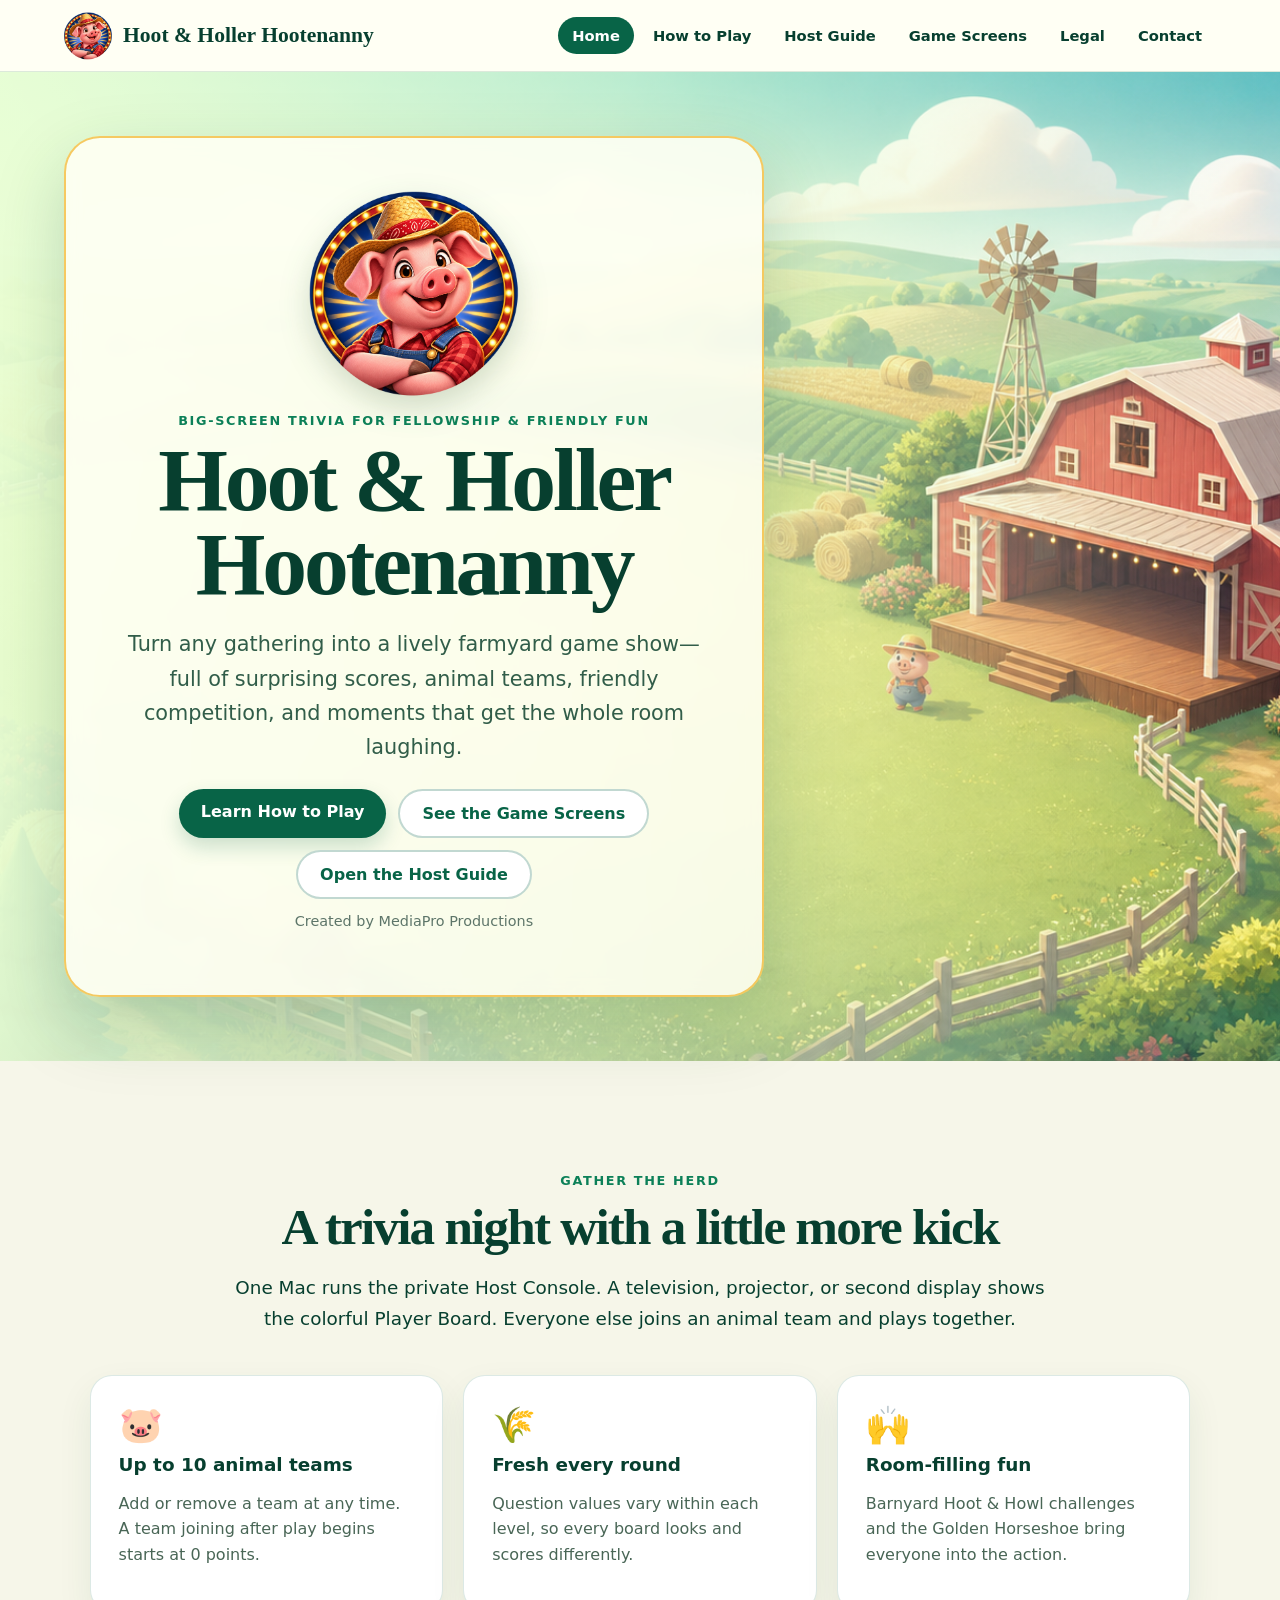
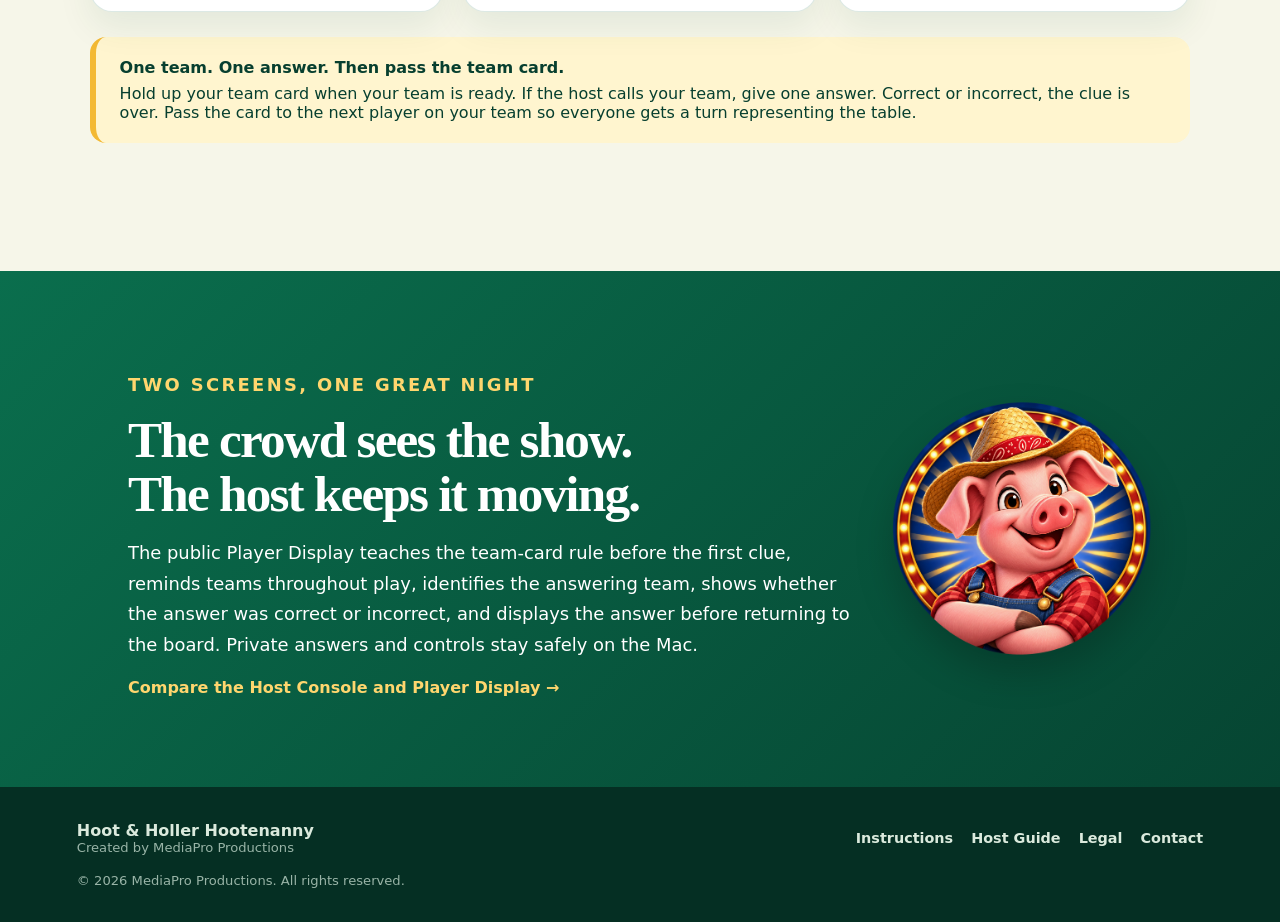
<file: index.html>
<!doctype html>
<html lang="en">
<head>
  <meta charset="utf-8"><meta name="viewport" content="width=device-width,initial-scale=1">
  <meta name="description" content="Hoot &amp; Holler Hootenanny — big-screen trivia for fellowship and friendly fun.">
  <title>Hoot &amp; Holler Hootenanny</title><link rel="stylesheet" href="styles.css"><script defer src="site.js"></script>
</head>
<body class="home-page">
  <header class="site-header"><a class="brand" href="index.html"><img src="assets/hoot-mascot.png" alt=""><span>Hoot &amp; Holler Hootenanny</span></a><button class="menu" aria-expanded="false" aria-controls="nav">Menu</button><nav id="nav"><a aria-current="page" href="index.html">Home</a><a href="how-to-play.html">How to Play</a><a href="host-guide.html">Host Guide</a><a href="screenshots.html">Game Screens</a><a href="legal.html">Legal</a><a href="contact.html">Contact</a></nav></header>
  <main>
    <section class="home-hero">
      <div class="hero-card">
        <img class="hero-mascot" src="assets/hoot-mascot.png" alt="Friendly pig mascot wearing a straw hat">
        <p class="eyebrow">Big-screen trivia for fellowship &amp; friendly fun</p>
        <h1>Hoot &amp; Holler<br>Hootenanny</h1>
        <p class="lede">Turn any gathering into a lively farmyard game show—full of surprising scores, animal teams, friendly competition, and moments that get the whole room laughing.</p>
        <div class="actions"><a class="button primary" href="how-to-play.html">Learn How to Play</a><a class="button secondary" href="screenshots.html">See the Game Screens</a><a class="button secondary" href="host-guide.html">Open the Host Guide</a></div>
        <p class="credit">Created by MediaPro Productions</p>
      </div>
    </section>
    <section class="home-intro content-band">
      <div class="section-heading"><p class="eyebrow">Gather the herd</p><h2>A trivia night with a little more kick</h2><p>One Mac runs the private Host Console. A television, projector, or second display shows the colorful Player Board. Everyone else joins an animal team and plays together.</p></div>
      <div class="feature-grid">
        <article><span class="feature-icon">🐷</span><h3>Up to 10 animal teams</h3><p>Add or remove a team at any time. A team joining after play begins starts at 0 points.</p></article>
        <article><span class="feature-icon">🌾</span><h3>Fresh every round</h3><p>Question values vary within each level, so every board looks and scores differently.</p></article>
        <article><span class="feature-icon">🙌</span><h3>Room-filling fun</h3><p>Barnyard Hoot &amp; Howl challenges and the Golden Horseshoe bring everyone into the action.</p></article>
      </div>
      <div class="note"><strong>One team. One answer. Then pass the team card.</strong><span>Hold up your team card when your team is ready. If the host calls your team, give one answer. Correct or incorrect, the clue is over. Pass the card to the next player on your team so everyone gets a turn representing the table.</span></div>
    </section>
    <section class="split-callout"><div><p class="eyebrow">Two screens, one great night</p><h2>The crowd sees the show.<br>The host keeps it moving.</h2><p>The public Player Display teaches the team-card rule before the first clue, reminds teams throughout play, identifies the answering team, shows whether the answer was correct or incorrect, and displays the answer before returning to the board. Private answers and controls stay safely on the Mac.</p><a class="text-link" href="screenshots.html">Compare the Host Console and Player Display →</a></div><img src="assets/hoot-mascot.png" alt="Hoot & Holler pig mascot"></section>
  </main>
  <footer><div><strong>Hoot &amp; Holler Hootenanny</strong><span>Created by MediaPro Productions</span></div><nav><a href="how-to-play.html">Instructions</a><a href="host-guide.html">Host Guide</a><a href="legal.html">Legal</a><a href="contact.html">Contact</a></nav><p>© <span data-year></span> MediaPro Productions. All rights reserved.</p></footer>
</body></html>
</file>
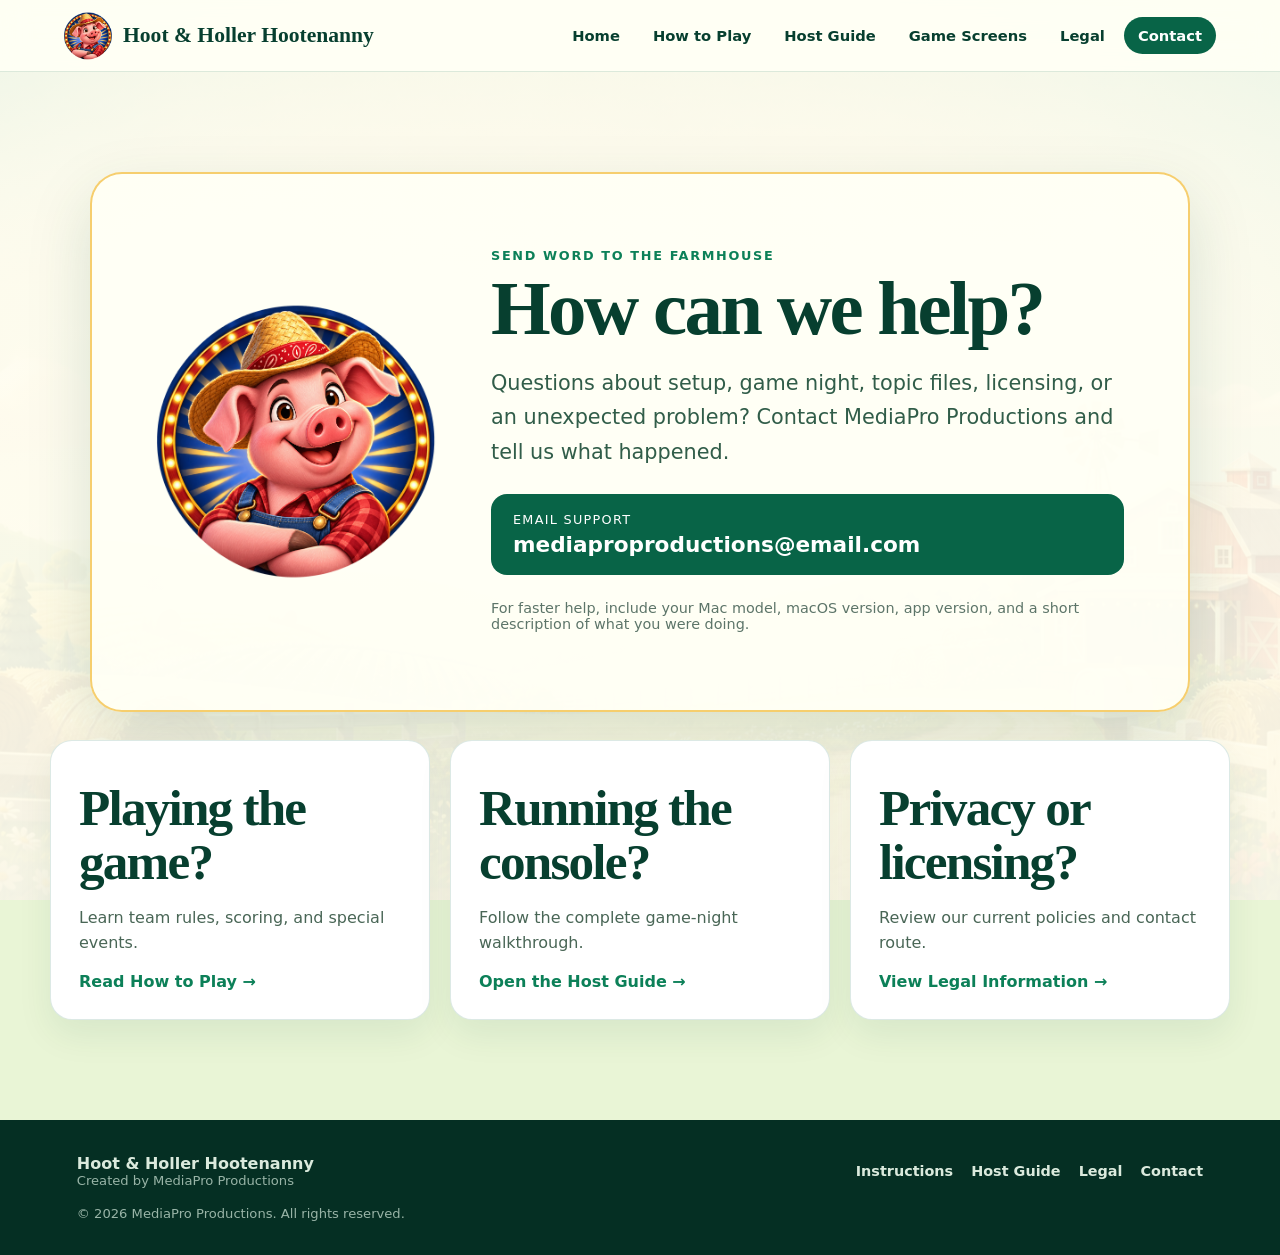
<file: contact.html>
<!doctype html><html lang="en"><head><meta charset="utf-8"><meta name="viewport" content="width=device-width,initial-scale=1"><meta name="description" content="Contact MediaPro Productions for Hoot &amp; Holler Hootenanny support."><title>Contact | Hoot &amp; Holler Hootenanny</title><link rel="stylesheet" href="styles.css"><script defer src="site.js"></script></head>
<body class="guide-page lane-art"><header class="site-header"><a class="brand" href="index.html"><img src="assets/hoot-mascot.png" alt=""><span>Hoot &amp; Holler Hootenanny</span></a><button class="menu" aria-expanded="false" aria-controls="nav">Menu</button><nav id="nav"><a href="index.html">Home</a><a href="how-to-play.html">How to Play</a><a href="host-guide.html">Host Guide</a><a href="screenshots.html">Game Screens</a><a href="legal.html">Legal</a><a aria-current="page" href="contact.html">Contact</a></nav></header>
<main class="contact-main"><section class="contact-card"><img src="assets/hoot-mascot.png" alt="Friendly Hoot & Holler pig mascot"><div><p class="eyebrow">Send word to the farmhouse</p><h1>How can we help?</h1><p class="lede">Questions about setup, game night, topic files, licensing, or an unexpected problem? Contact MediaPro Productions and tell us what happened.</p><a class="email-card" href="mailto:mediaproproductions@email.com?subject=Hoot%20%26%20Holler%20Hootenanny%20Support"><span>Email support</span><strong>mediaproproductions@email.com</strong></a><p class="small">For faster help, include your Mac model, macOS version, app version, and a short description of what you were doing.</p></div></section><section class="contact-links"><article><h2>Playing the game?</h2><p>Learn team rules, scoring, and special events.</p><a class="text-link" href="how-to-play.html">Read How to Play →</a></article><article><h2>Running the console?</h2><p>Follow the complete game-night walkthrough.</p><a class="text-link" href="host-guide.html">Open the Host Guide →</a></article><article><h2>Privacy or licensing?</h2><p>Review our current policies and contact route.</p><a class="text-link" href="legal.html">View Legal Information →</a></article></section></main><footer><div><strong>Hoot &amp; Holler Hootenanny</strong><span>Created by MediaPro Productions</span></div><nav><a href="how-to-play.html">Instructions</a><a href="host-guide.html">Host Guide</a><a href="legal.html">Legal</a><a href="contact.html">Contact</a></nav><p>© <span data-year></span> MediaPro Productions. All rights reserved.</p></footer></body></html>
</file>
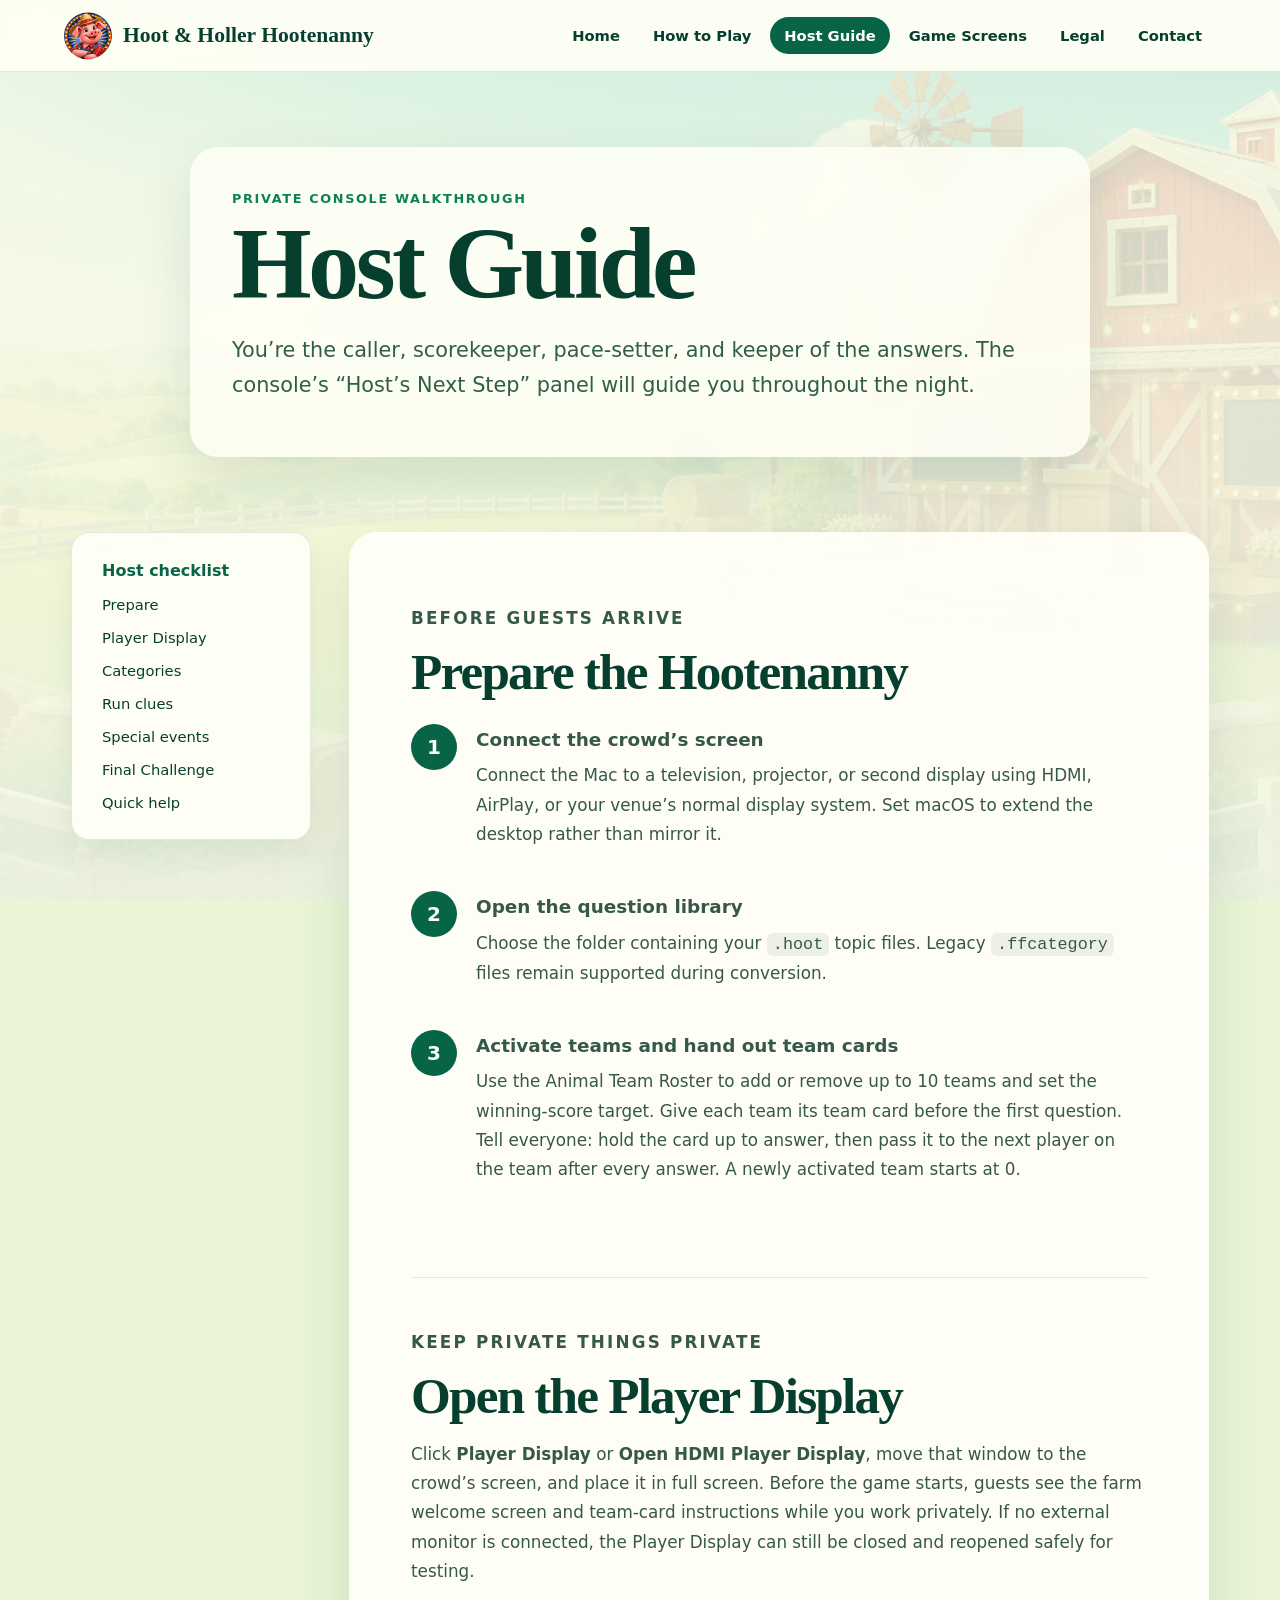
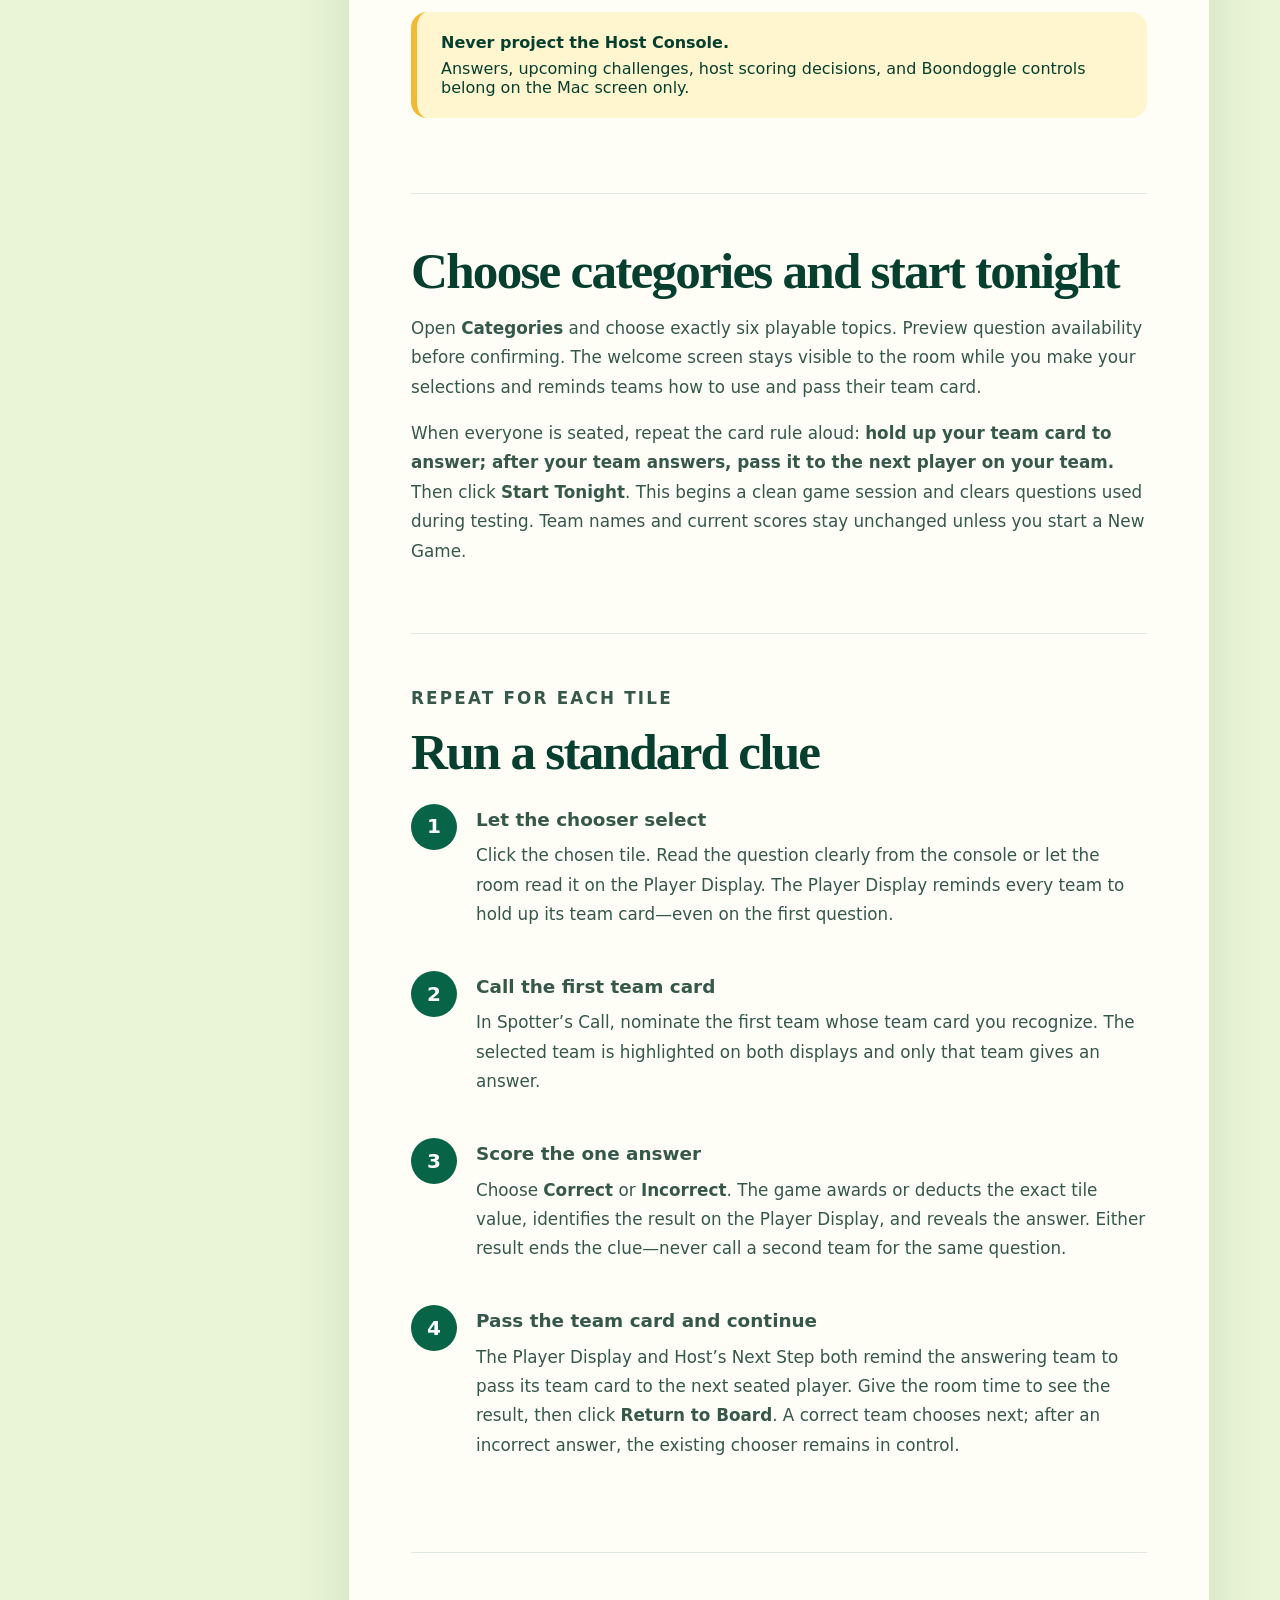
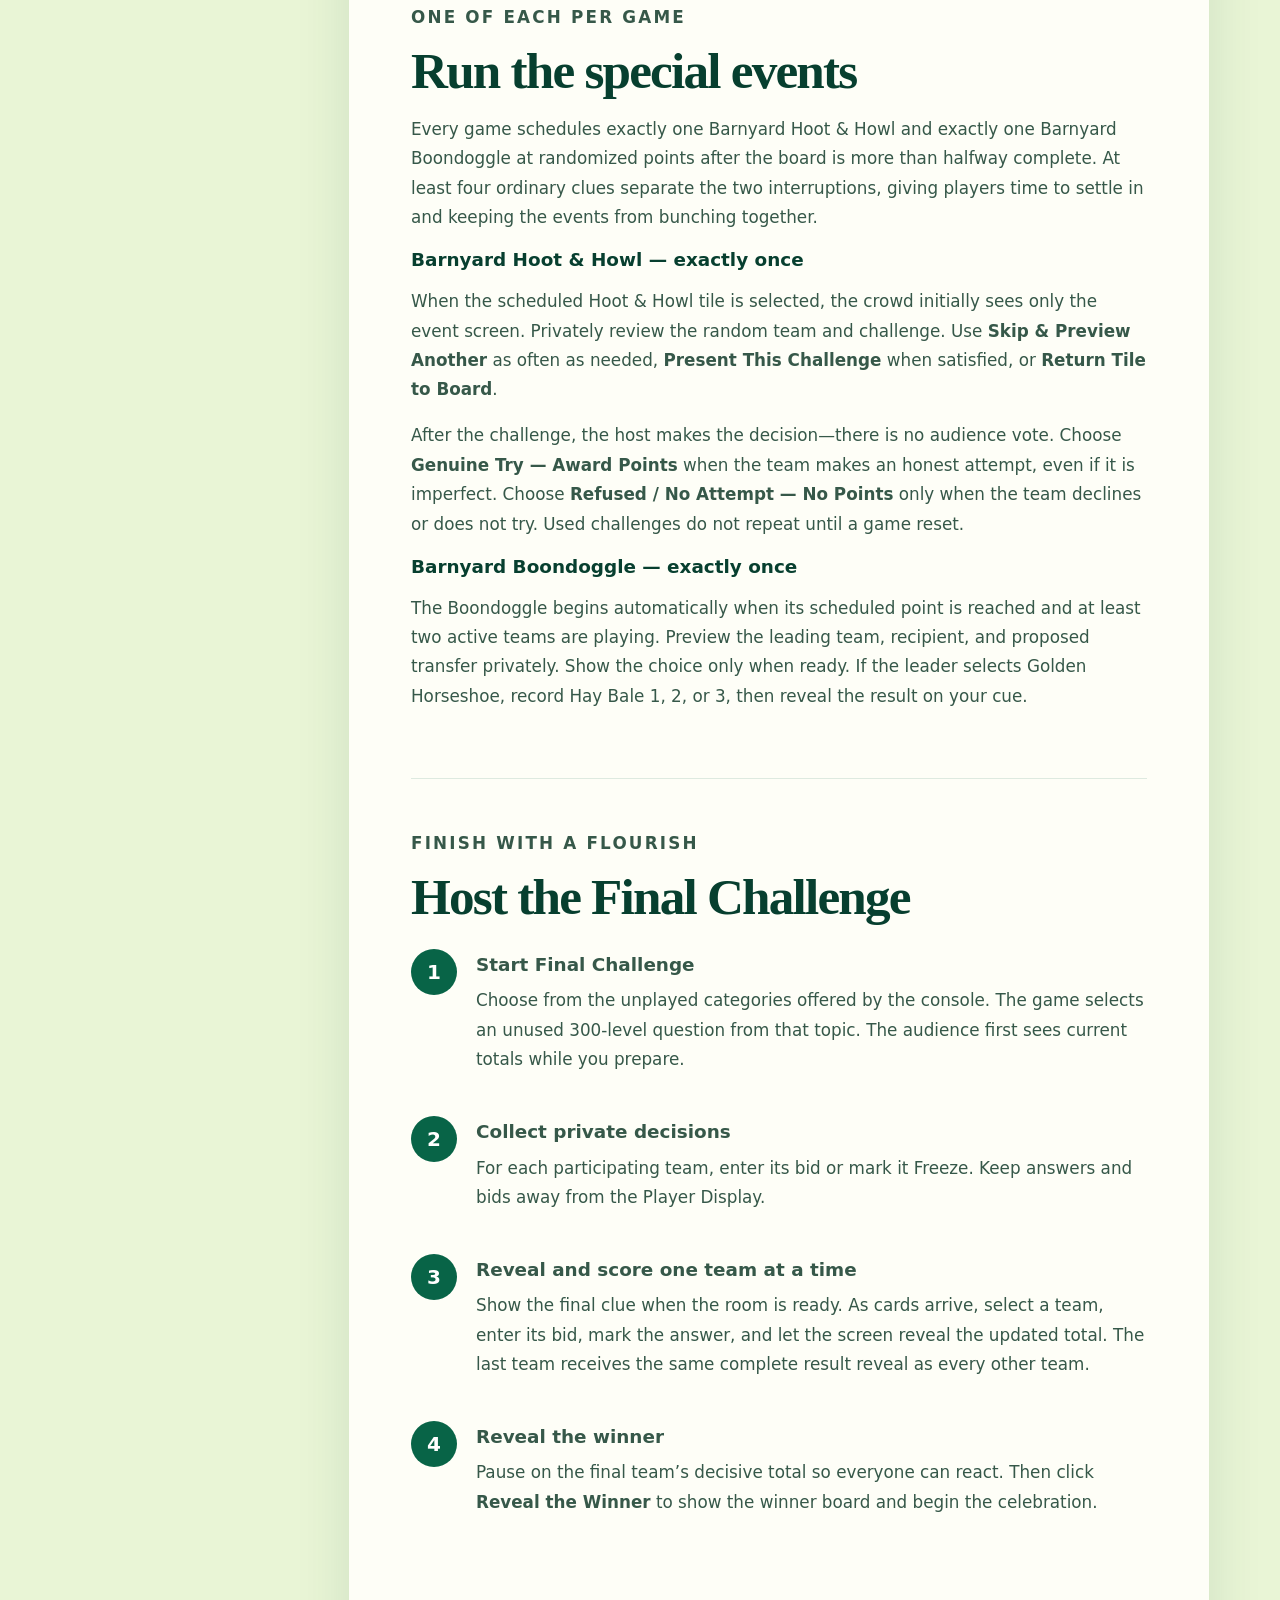
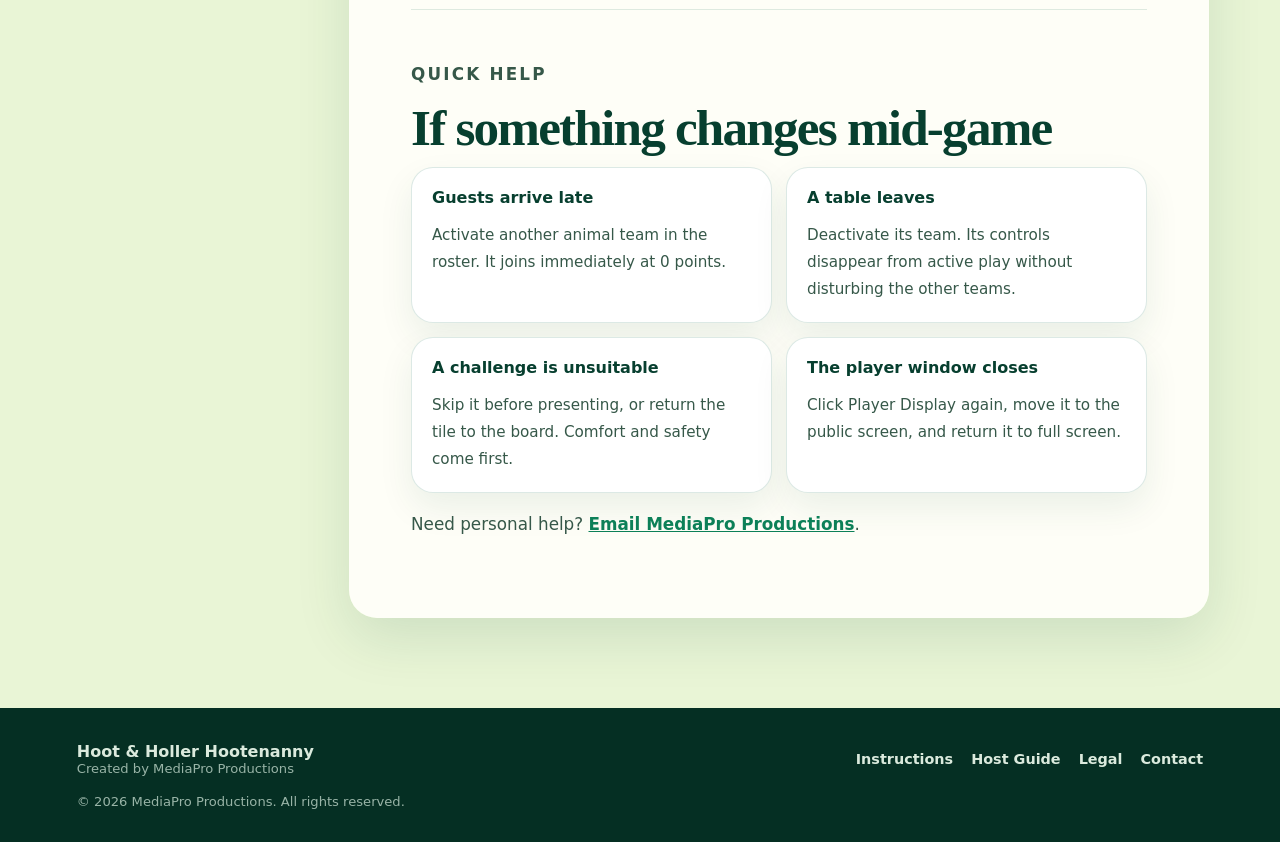
<file: host-guide.html>
<!doctype html><html lang="en"><head><meta charset="utf-8"><meta name="viewport" content="width=device-width,initial-scale=1"><meta name="description" content="Host Console instructions for Hoot &amp; Holler Hootenanny."><title>Host Guide | Hoot &amp; Holler Hootenanny</title><link rel="stylesheet" href="styles.css"><script defer src="site.js"></script></head>
<body class="guide-page host-art"><header class="site-header"><a class="brand" href="index.html"><img src="assets/hoot-mascot.png" alt=""><span>Hoot &amp; Holler Hootenanny</span></a><button class="menu" aria-expanded="false" aria-controls="nav">Menu</button><nav id="nav"><a href="index.html">Home</a><a href="how-to-play.html">How to Play</a><a aria-current="page" href="host-guide.html">Host Guide</a><a href="screenshots.html">Game Screens</a><a href="legal.html">Legal</a><a href="contact.html">Contact</a></nav></header>
<main><section class="page-hero host-hero"><div><p class="eyebrow">Private console walkthrough</p><h1>Host Guide</h1><p class="lede">You’re the caller, scorekeeper, pace-setter, and keeper of the answers. The console’s “Host’s Next Step” panel will guide you throughout the night.</p></div></section>
<section class="article-wrap"><aside class="toc"><strong>Host checklist</strong><a href="#prepare">Prepare</a><a href="#display">Player Display</a><a href="#categories">Categories</a><a href="#clues">Run clues</a><a href="#special">Special events</a><a href="#final-host">Final Challenge</a><a href="#trouble">Quick help</a></aside>
<article class="prose">
  <section id="prepare"><p class="kicker">Before guests arrive</p><h2>Prepare the Hootenanny</h2><ol class="steps"><li><span>1</span><div><h3>Connect the crowd’s screen</h3><p>Connect the Mac to a television, projector, or second display using HDMI, AirPlay, or your venue’s normal display system. Set macOS to extend the desktop rather than mirror it.</p></div></li><li><span>2</span><div><h3>Open the question library</h3><p>Choose the folder containing your <code>.hoot</code> topic files. Legacy <code>.ffcategory</code> files remain supported during conversion.</p></div></li><li><span>3</span><div><h3>Activate teams and hand out team cards</h3><p>Use the Animal Team Roster to add or remove up to 10 teams and set the winning-score target. Give each team its team card before the first question. Tell everyone: hold the card up to answer, then pass it to the next player on the team after every answer. A newly activated team starts at 0.</p></div></li></ol></section>
  <section id="display"><p class="kicker">Keep private things private</p><h2>Open the Player Display</h2><p>Click <strong>Player Display</strong> or <strong>Open HDMI Player Display</strong>, move that window to the crowd’s screen, and place it in full screen. Before the game starts, guests see the farm welcome screen and team-card instructions while you work privately. If no external monitor is connected, the Player Display can still be closed and reopened safely for testing.</p><div class="note"><strong>Never project the Host Console.</strong><span>Answers, upcoming challenges, host scoring decisions, and Boondoggle controls belong on the Mac screen only.</span></div></section>
  <section id="categories"><h2>Choose categories and start tonight</h2><p>Open <strong>Categories</strong> and choose exactly six playable topics. Preview question availability before confirming. The welcome screen stays visible to the room while you make your selections and reminds teams how to use and pass their team card.</p><p>When everyone is seated, repeat the card rule aloud: <strong>hold up your team card to answer; after your team answers, pass it to the next player on your team.</strong> Then click <strong>Start Tonight</strong>. This begins a clean game session and clears questions used during testing. Team names and current scores stay unchanged unless you start a New Game.</p></section>
  <section id="clues"><p class="kicker">Repeat for each tile</p><h2>Run a standard clue</h2><ol class="steps"><li><span>1</span><div><h3>Let the chooser select</h3><p>Click the chosen tile. Read the question clearly from the console or let the room read it on the Player Display. The Player Display reminds every team to hold up its team card—even on the first question.</p></div></li><li><span>2</span><div><h3>Call the first team card</h3><p>In Spotter’s Call, nominate the first team whose team card you recognize. The selected team is highlighted on both displays and only that team gives an answer.</p></div></li><li><span>3</span><div><h3>Score the one answer</h3><p>Choose <strong>Correct</strong> or <strong>Incorrect</strong>. The game awards or deducts the exact tile value, identifies the result on the Player Display, and reveals the answer. Either result ends the clue—never call a second team for the same question.</p></div></li><li><span>4</span><div><h3>Pass the team card and continue</h3><p>The Player Display and Host’s Next Step both remind the answering team to pass its team card to the next seated player. Give the room time to see the result, then click <strong>Return to Board</strong>. A correct team chooses next; after an incorrect answer, the existing chooser remains in control.</p></div></li></ol></section>
  <section id="special"><p class="kicker">One of each per game</p><h2>Run the special events</h2><p>Every game schedules exactly one Barnyard Hoot &amp; Howl and exactly one Barnyard Boondoggle at randomized points after the board is more than halfway complete. At least four ordinary clues separate the two interruptions, giving players time to settle in and keeping the events from bunching together.</p><h3>Barnyard Hoot &amp; Howl — exactly once</h3><p>When the scheduled Hoot &amp; Howl tile is selected, the crowd initially sees only the event screen. Privately review the random team and challenge. Use <strong>Skip &amp; Preview Another</strong> as often as needed, <strong>Present This Challenge</strong> when satisfied, or <strong>Return Tile to Board</strong>.</p><p>After the challenge, the host makes the decision—there is no audience vote. Choose <strong>Genuine Try — Award Points</strong> when the team makes an honest attempt, even if it is imperfect. Choose <strong>Refused / No Attempt — No Points</strong> only when the team declines or does not try. Used challenges do not repeat until a game reset.</p><h3>Barnyard Boondoggle — exactly once</h3><p>The Boondoggle begins automatically when its scheduled point is reached and at least two active teams are playing. Preview the leading team, recipient, and proposed transfer privately. Show the choice only when ready. If the leader selects Golden Horseshoe, record Hay Bale 1, 2, or 3, then reveal the result on your cue.</p></section>
  <section id="final-host"><p class="kicker">Finish with a flourish</p><h2>Host the Final Challenge</h2><ol class="steps"><li><span>1</span><div><h3>Start Final Challenge</h3><p>Choose from the unplayed categories offered by the console. The game selects an unused 300-level question from that topic. The audience first sees current totals while you prepare.</p></div></li><li><span>2</span><div><h3>Collect private decisions</h3><p>For each participating team, enter its bid or mark it Freeze. Keep answers and bids away from the Player Display.</p></div></li><li><span>3</span><div><h3>Reveal and score one team at a time</h3><p>Show the final clue when the room is ready. As cards arrive, select a team, enter its bid, mark the answer, and let the screen reveal the updated total. The last team receives the same complete result reveal as every other team.</p></div></li><li><span>4</span><div><h3>Reveal the winner</h3><p>Pause on the final team’s decisive total so everyone can react. Then click <strong>Reveal the Winner</strong> to show the winner board and begin the celebration.</p></div></li></ol></section>
  <section id="trouble"><p class="kicker">Quick help</p><h2>If something changes mid-game</h2><div class="rule-grid"><article><strong>Guests arrive late</strong><p>Activate another animal team in the roster. It joins immediately at 0 points.</p></article><article><strong>A table leaves</strong><p>Deactivate its team. Its controls disappear from active play without disturbing the other teams.</p></article><article><strong>A challenge is unsuitable</strong><p>Skip it before presenting, or return the tile to the board. Comfort and safety come first.</p></article><article><strong>The player window closes</strong><p>Click Player Display again, move it to the public screen, and return it to full screen.</p></article></div><p>Need personal help? <a href="mailto:mediaproproductions@email.com">Email MediaPro Productions</a>.</p></section>
</article></section></main><footer><div><strong>Hoot &amp; Holler Hootenanny</strong><span>Created by MediaPro Productions</span></div><nav><a href="how-to-play.html">Instructions</a><a href="host-guide.html">Host Guide</a><a href="legal.html">Legal</a><a href="contact.html">Contact</a></nav><p>© <span data-year></span> MediaPro Productions. All rights reserved.</p></footer></body></html>
</file>
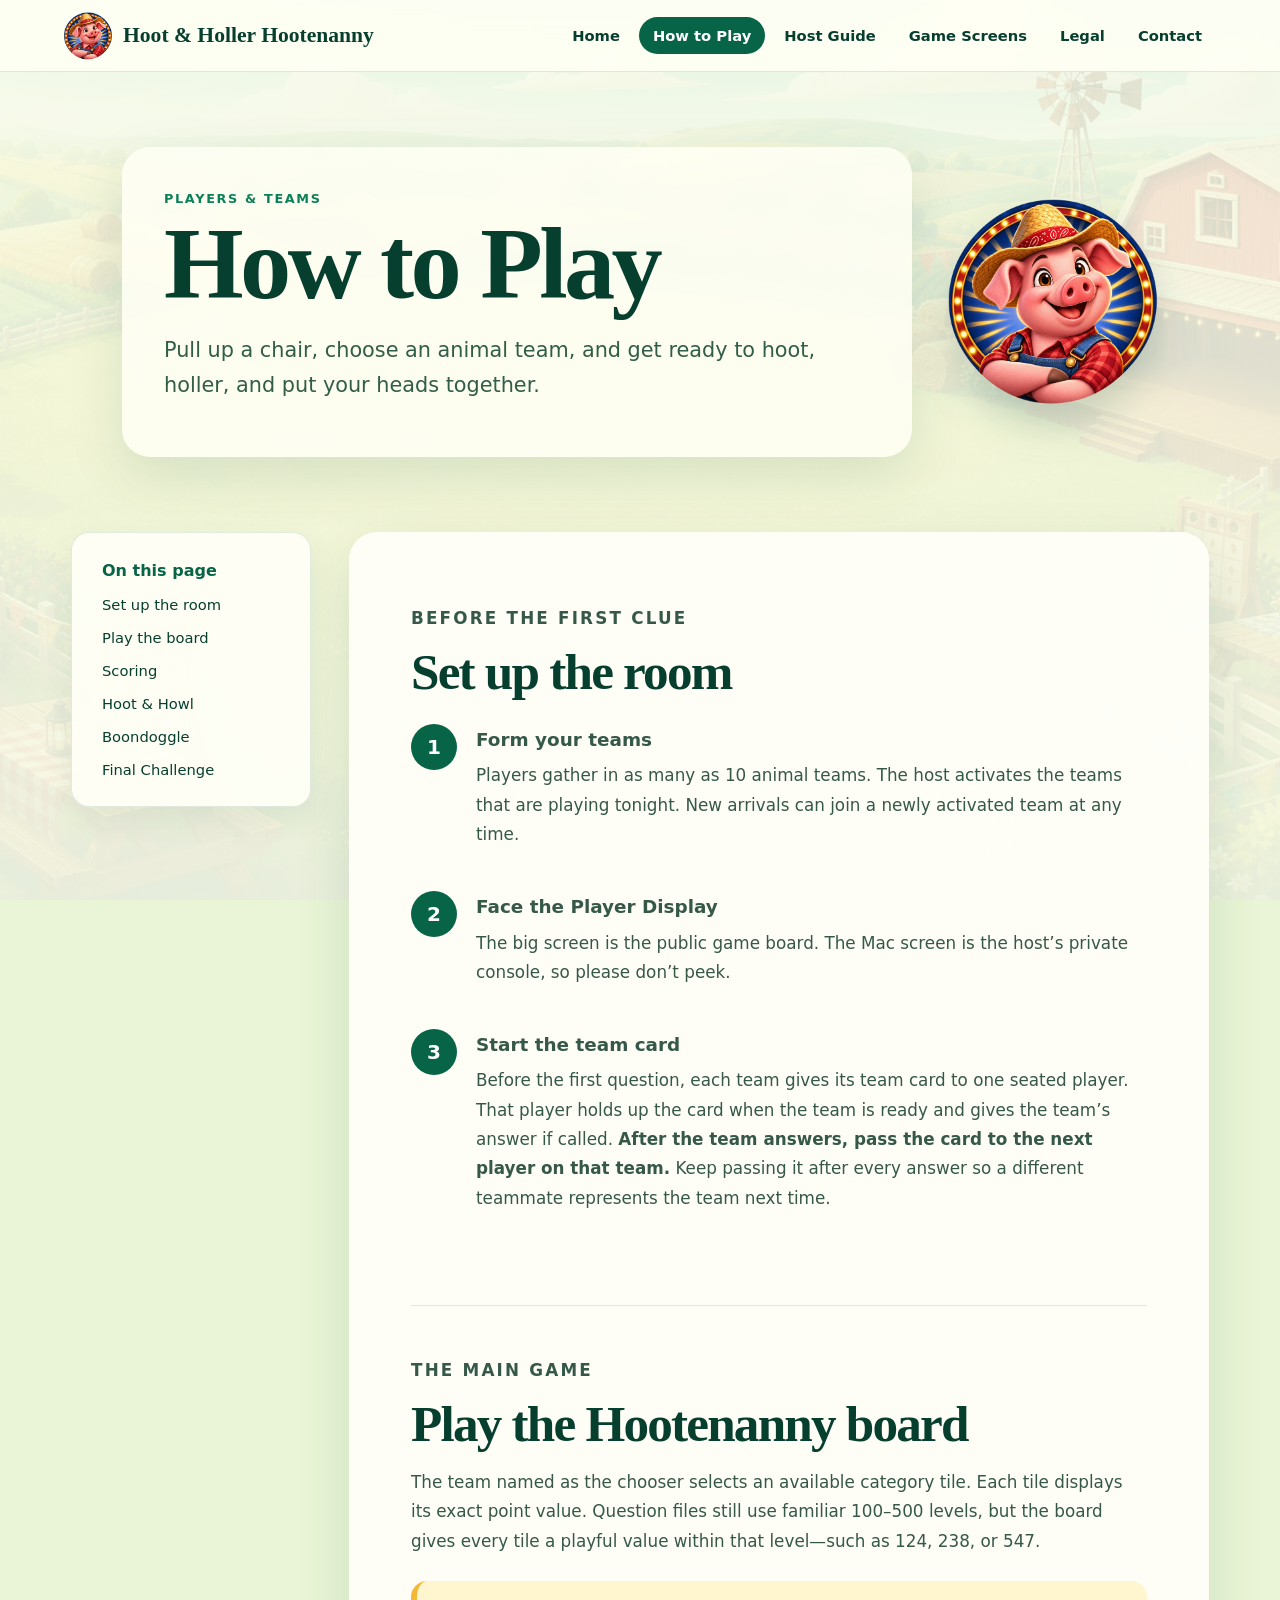
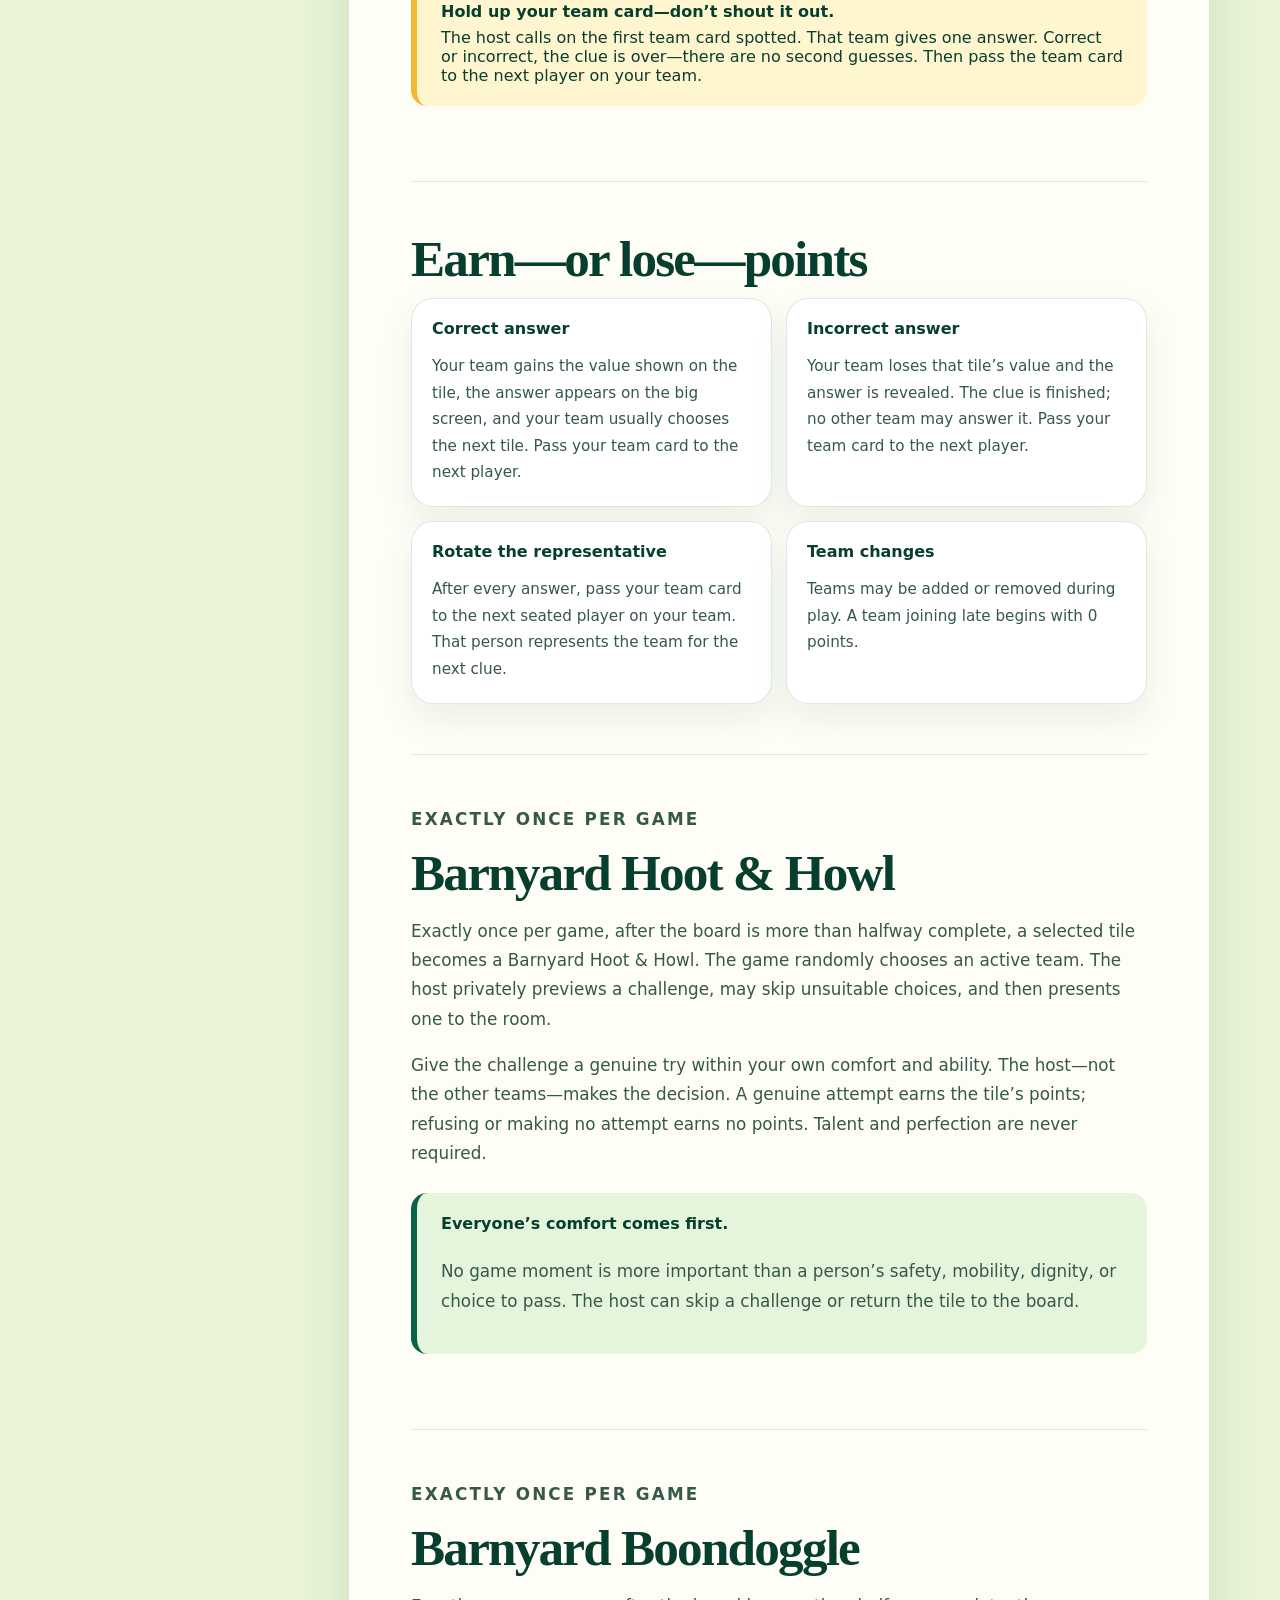
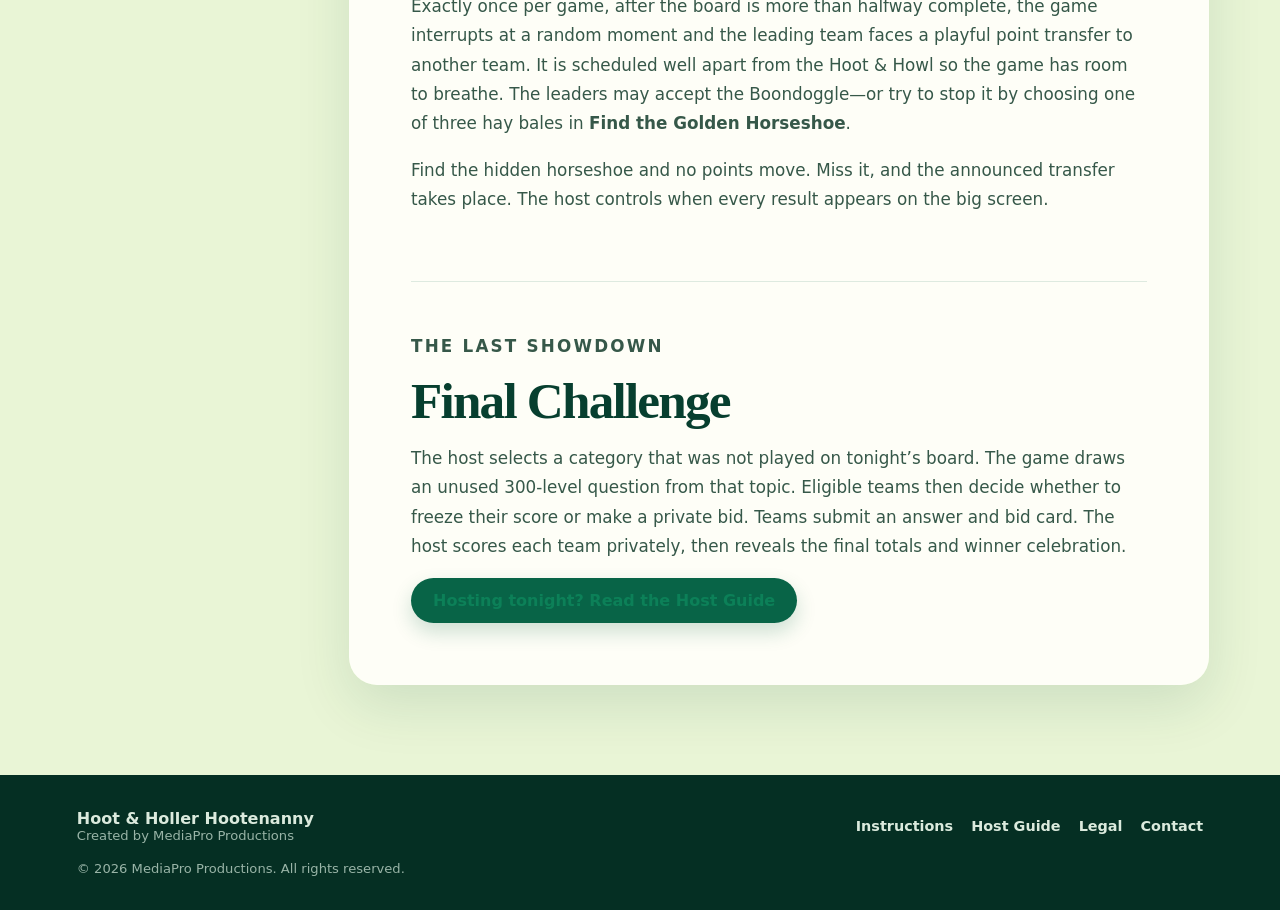
<file: how-to-play.html>
<!doctype html><html lang="en"><head><meta charset="utf-8"><meta name="viewport" content="width=device-width,initial-scale=1"><meta name="description" content="Learn how to play Hoot &amp; Holler Hootenanny."><title>How to Play | Hoot &amp; Holler Hootenanny</title><link rel="stylesheet" href="styles.css"><script defer src="site.js"></script></head>
<body class="guide-page game-art"><header class="site-header"><a class="brand" href="index.html"><img src="assets/hoot-mascot.png" alt=""><span>Hoot &amp; Holler Hootenanny</span></a><button class="menu" aria-expanded="false" aria-controls="nav">Menu</button><nav id="nav"><a href="index.html">Home</a><a aria-current="page" href="how-to-play.html">How to Play</a><a href="host-guide.html">Host Guide</a><a href="screenshots.html">Game Screens</a><a href="legal.html">Legal</a><a href="contact.html">Contact</a></nav></header>
<main><section class="page-hero"><div><p class="eyebrow">Players &amp; teams</p><h1>How to Play</h1><p class="lede">Pull up a chair, choose an animal team, and get ready to hoot, holler, and put your heads together.</p></div><img src="assets/hoot-mascot.png" alt="Pig mascot welcoming players"></section>
<section class="article-wrap"><aside class="toc"><strong>On this page</strong><a href="#setup">Set up the room</a><a href="#board">Play the board</a><a href="#scoring">Scoring</a><a href="#hoot">Hoot &amp; Howl</a><a href="#boondoggle">Boondoggle</a><a href="#final">Final Challenge</a></aside>
<article class="prose">
  <section id="setup"><p class="kicker">Before the first clue</p><h2>Set up the room</h2><ol class="steps"><li><span>1</span><div><h3>Form your teams</h3><p>Players gather in as many as 10 animal teams. The host activates the teams that are playing tonight. New arrivals can join a newly activated team at any time.</p></div></li><li><span>2</span><div><h3>Face the Player Display</h3><p>The big screen is the public game board. The Mac screen is the host’s private console, so please don’t peek.</p></div></li><li><span>3</span><div><h3>Start the team card</h3><p>Before the first question, each team gives its team card to one seated player. That player holds up the card when the team is ready and gives the team’s answer if called. <strong>After the team answers, pass the card to the next player on that team.</strong> Keep passing it after every answer so a different teammate represents the team next time.</p></div></li></ol></section>
  <section id="board"><p class="kicker">The main game</p><h2>Play the Hootenanny board</h2><p>The team named as the chooser selects an available category tile. Each tile displays its exact point value. Question files still use familiar 100–500 levels, but the board gives every tile a playful value within that level—such as 124, 238, or 547.</p><div class="note"><strong>Hold up your team card—don’t shout it out.</strong><span>The host calls on the first team card spotted. That team gives one answer. Correct or incorrect, the clue is over—there are no second guesses. Then pass the team card to the next player on your team.</span></div></section>
  <section id="scoring"><h2>Earn—or lose—points</h2><div class="rule-grid"><article><strong>Correct answer</strong><p>Your team gains the value shown on the tile, the answer appears on the big screen, and your team usually chooses the next tile. Pass your team card to the next player.</p></article><article><strong>Incorrect answer</strong><p>Your team loses that tile’s value and the answer is revealed. The clue is finished; no other team may answer it. Pass your team card to the next player.</p></article><article><strong>Rotate the representative</strong><p>After every answer, pass your team card to the next seated player on your team. That person represents the team for the next clue.</p></article><article><strong>Team changes</strong><p>Teams may be added or removed during play. A team joining late begins with 0 points.</p></article></div></section>
  <section id="hoot"><p class="kicker">Exactly once per game</p><h2>Barnyard Hoot &amp; Howl</h2><p>Exactly once per game, after the board is more than halfway complete, a selected tile becomes a Barnyard Hoot &amp; Howl. The game randomly chooses an active team. The host privately previews a challenge, may skip unsuitable choices, and then presents one to the room.</p><p>Give the challenge a genuine try within your own comfort and ability. The host—not the other teams—makes the decision. A genuine attempt earns the tile’s points; refusing or making no attempt earns no points. Talent and perfection are never required.</p><div class="safety"><strong>Everyone’s comfort comes first.</strong><p>No game moment is more important than a person’s safety, mobility, dignity, or choice to pass. The host can skip a challenge or return the tile to the board.</p></div></section>
  <section id="boondoggle"><p class="kicker">Exactly once per game</p><h2>Barnyard Boondoggle</h2><p>Exactly once per game, after the board is more than halfway complete, the game interrupts at a random moment and the leading team faces a playful point transfer to another team. It is scheduled well apart from the Hoot &amp; Howl so the game has room to breathe. The leaders may accept the Boondoggle—or try to stop it by choosing one of three hay bales in <strong>Find the Golden Horseshoe</strong>.</p><p>Find the hidden horseshoe and no points move. Miss it, and the announced transfer takes place. The host controls when every result appears on the big screen.</p></section>
  <section id="final"><p class="kicker">The last showdown</p><h2>Final Challenge</h2><p>The host selects a category that was not played on tonight’s board. The game draws an unused 300-level question from that topic. Eligible teams then decide whether to freeze their score or make a private bid. Teams submit an answer and bid card. The host scores each team privately, then reveals the final totals and winner celebration.</p><a class="button primary" href="host-guide.html">Hosting tonight? Read the Host Guide</a></section>
</article></section></main><footer><div><strong>Hoot &amp; Holler Hootenanny</strong><span>Created by MediaPro Productions</span></div><nav><a href="how-to-play.html">Instructions</a><a href="host-guide.html">Host Guide</a><a href="legal.html">Legal</a><a href="contact.html">Contact</a></nav><p>© <span data-year></span> MediaPro Productions. All rights reserved.</p></footer></body></html>
</file>
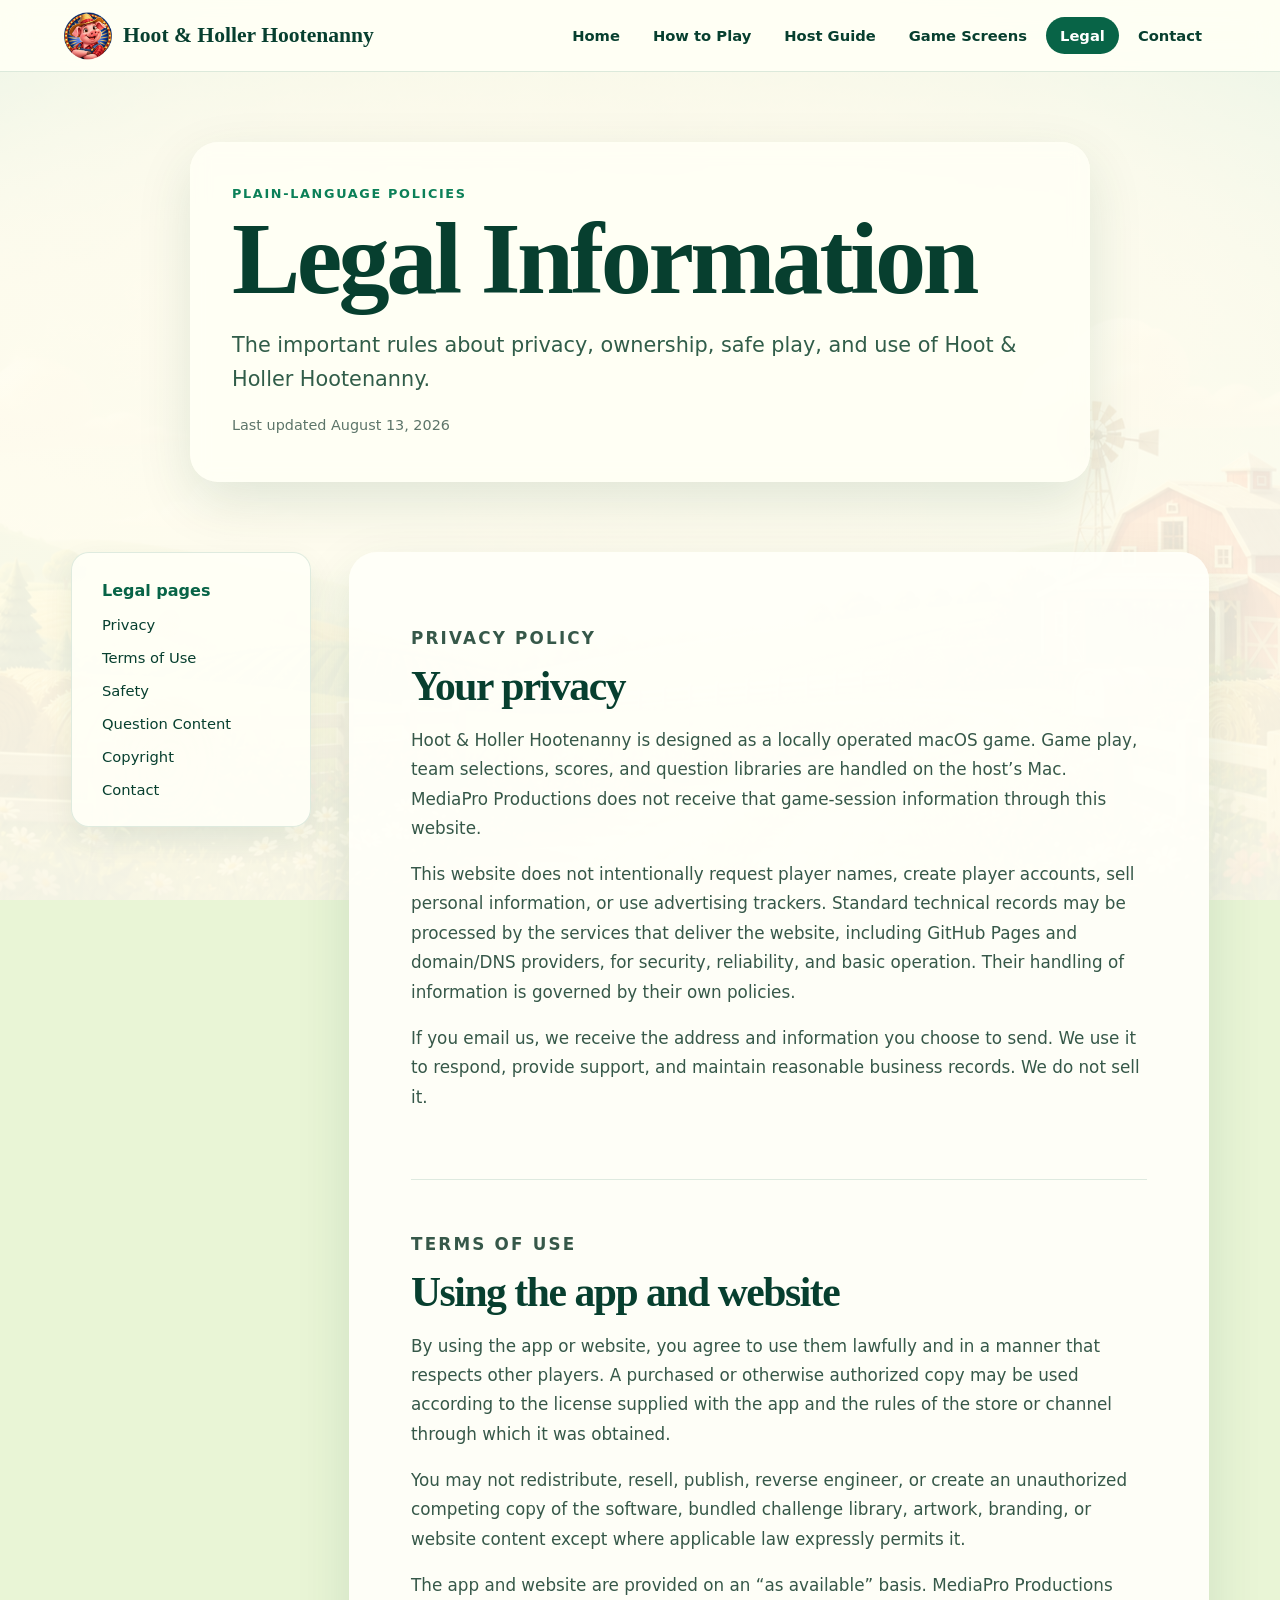
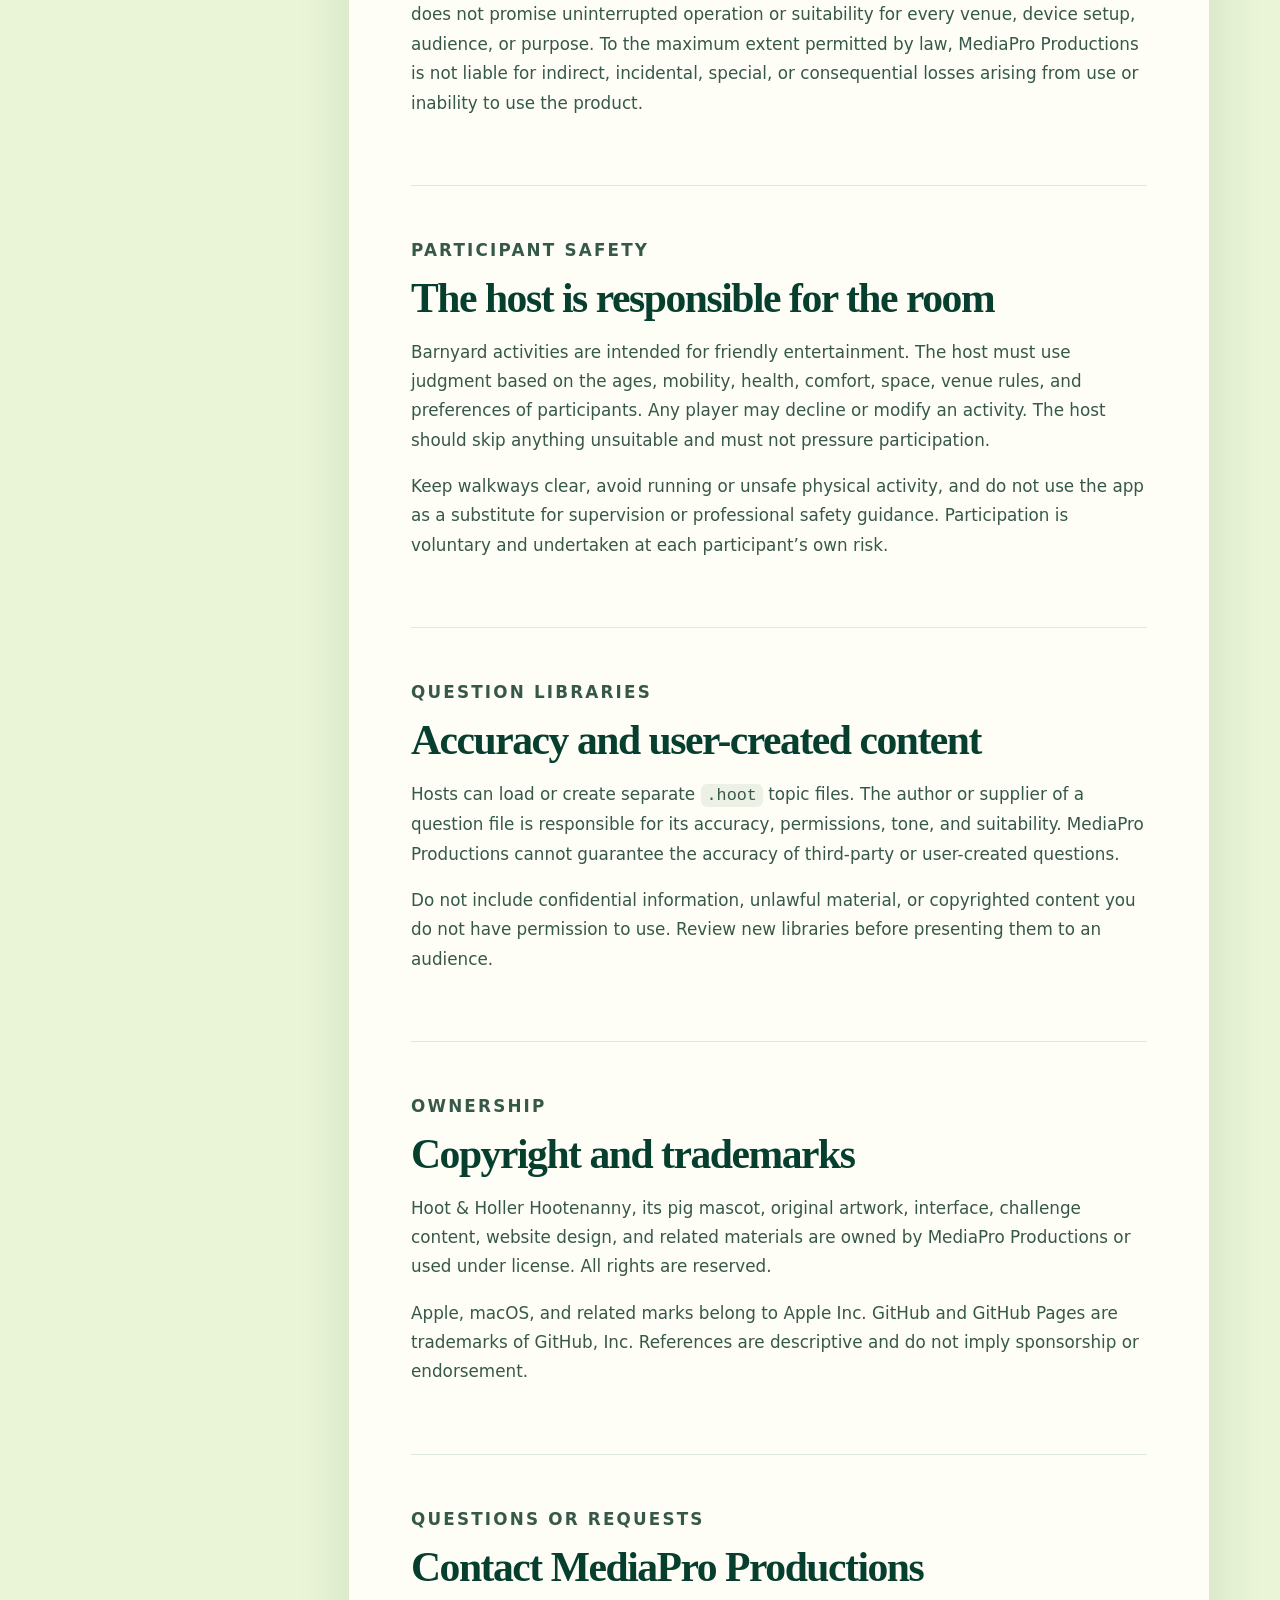
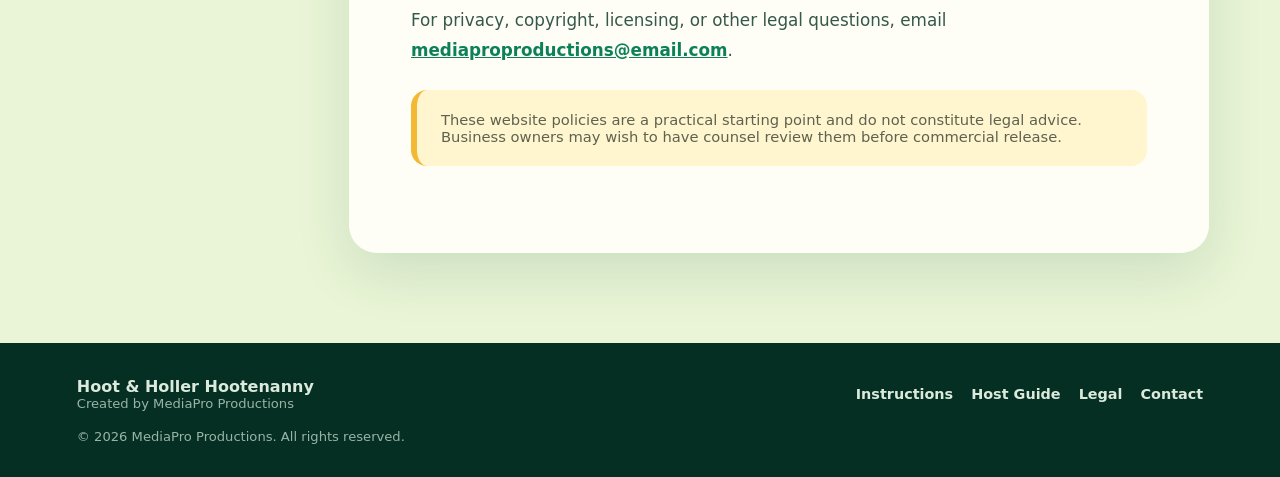
<file: legal.html>
<!doctype html><html lang="en"><head><meta charset="utf-8"><meta name="viewport" content="width=device-width,initial-scale=1"><meta name="description" content="Legal information for Hoot &amp; Holler Hootenanny."><title>Legal | Hoot &amp; Holler Hootenanny</title><link rel="stylesheet" href="styles.css"><script defer src="site.js"></script></head>
<body class="guide-page lane-art"><header class="site-header"><a class="brand" href="index.html"><img src="assets/hoot-mascot.png" alt=""><span>Hoot &amp; Holler Hootenanny</span></a><button class="menu" aria-expanded="false" aria-controls="nav">Menu</button><nav id="nav"><a href="index.html">Home</a><a href="how-to-play.html">How to Play</a><a href="host-guide.html">Host Guide</a><a href="screenshots.html">Game Screens</a><a aria-current="page" href="legal.html">Legal</a><a href="contact.html">Contact</a></nav></header>
<main><section class="page-hero legal-hero"><div><p class="eyebrow">Plain-language policies</p><h1>Legal Information</h1><p class="lede">The important rules about privacy, ownership, safe play, and use of Hoot &amp; Holler Hootenanny.</p><p class="updated">Last updated August 13, 2026</p></div></section>
<section class="article-wrap legal-layout"><aside class="toc"><strong>Legal pages</strong><a href="#privacy">Privacy</a><a href="#terms">Terms of Use</a><a href="#safety">Safety</a><a href="#content">Question Content</a><a href="#copyright">Copyright</a><a href="#contact-legal">Contact</a></aside><article class="prose legal-copy">
  <section id="privacy"><p class="kicker">Privacy policy</p><h2>Your privacy</h2><p>Hoot &amp; Holler Hootenanny is designed as a locally operated macOS game. Game play, team selections, scores, and question libraries are handled on the host’s Mac. MediaPro Productions does not receive that game-session information through this website.</p><p>This website does not intentionally request player names, create player accounts, sell personal information, or use advertising trackers. Standard technical records may be processed by the services that deliver the website, including GitHub Pages and domain/DNS providers, for security, reliability, and basic operation. Their handling of information is governed by their own policies.</p><p>If you email us, we receive the address and information you choose to send. We use it to respond, provide support, and maintain reasonable business records. We do not sell it.</p></section>
  <section id="terms"><p class="kicker">Terms of use</p><h2>Using the app and website</h2><p>By using the app or website, you agree to use them lawfully and in a manner that respects other players. A purchased or otherwise authorized copy may be used according to the license supplied with the app and the rules of the store or channel through which it was obtained.</p><p>You may not redistribute, resell, publish, reverse engineer, or create an unauthorized competing copy of the software, bundled challenge library, artwork, branding, or website content except where applicable law expressly permits it.</p><p>The app and website are provided on an “as available” basis. MediaPro Productions does not promise uninterrupted operation or suitability for every venue, device setup, audience, or purpose. To the maximum extent permitted by law, MediaPro Productions is not liable for indirect, incidental, special, or consequential losses arising from use or inability to use the product.</p></section>
  <section id="safety"><p class="kicker">Participant safety</p><h2>The host is responsible for the room</h2><p>Barnyard activities are intended for friendly entertainment. The host must use judgment based on the ages, mobility, health, comfort, space, venue rules, and preferences of participants. Any player may decline or modify an activity. The host should skip anything unsuitable and must not pressure participation.</p><p>Keep walkways clear, avoid running or unsafe physical activity, and do not use the app as a substitute for supervision or professional safety guidance. Participation is voluntary and undertaken at each participant’s own risk.</p></section>
  <section id="content"><p class="kicker">Question libraries</p><h2>Accuracy and user-created content</h2><p>Hosts can load or create separate <code>.hoot</code> topic files. The author or supplier of a question file is responsible for its accuracy, permissions, tone, and suitability. MediaPro Productions cannot guarantee the accuracy of third-party or user-created questions.</p><p>Do not include confidential information, unlawful material, or copyrighted content you do not have permission to use. Review new libraries before presenting them to an audience.</p></section>
  <section id="copyright"><p class="kicker">Ownership</p><h2>Copyright and trademarks</h2><p>Hoot &amp; Holler Hootenanny, its pig mascot, original artwork, interface, challenge content, website design, and related materials are owned by MediaPro Productions or used under license. All rights are reserved.</p><p>Apple, macOS, and related marks belong to Apple Inc. GitHub and GitHub Pages are trademarks of GitHub, Inc. References are descriptive and do not imply sponsorship or endorsement.</p></section>
  <section id="contact-legal"><p class="kicker">Questions or requests</p><h2>Contact MediaPro Productions</h2><p>For privacy, copyright, licensing, or other legal questions, email <a href="mailto:mediaproproductions@email.com?subject=Hoot%20%26%20Holler%20Legal%20Question">mediaproproductions@email.com</a>.</p><div class="legal-note">These website policies are a practical starting point and do not constitute legal advice. Business owners may wish to have counsel review them before commercial release.</div></section>
</article></section></main><footer><div><strong>Hoot &amp; Holler Hootenanny</strong><span>Created by MediaPro Productions</span></div><nav><a href="how-to-play.html">Instructions</a><a href="host-guide.html">Host Guide</a><a href="legal.html">Legal</a><a href="contact.html">Contact</a></nav><p>© <span data-year></span> MediaPro Productions. All rights reserved.</p></footer></body></html>
</file>
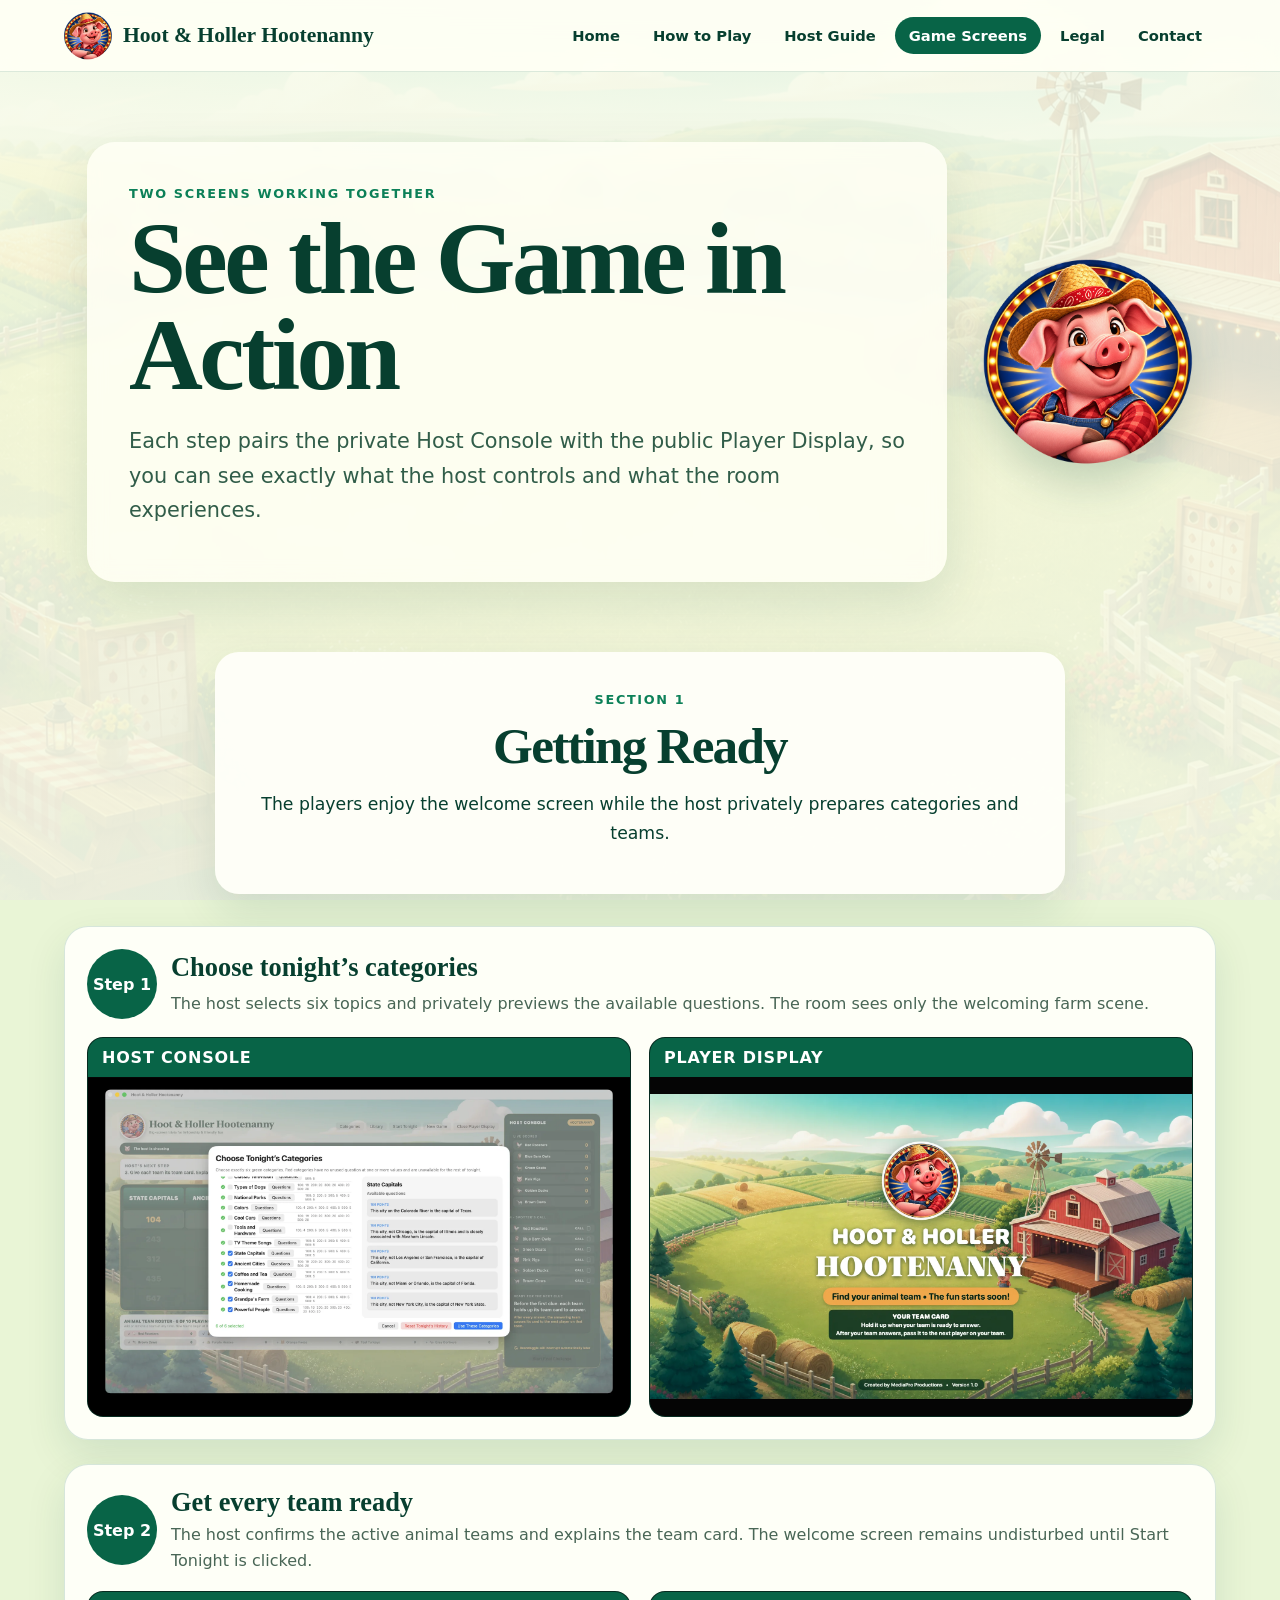
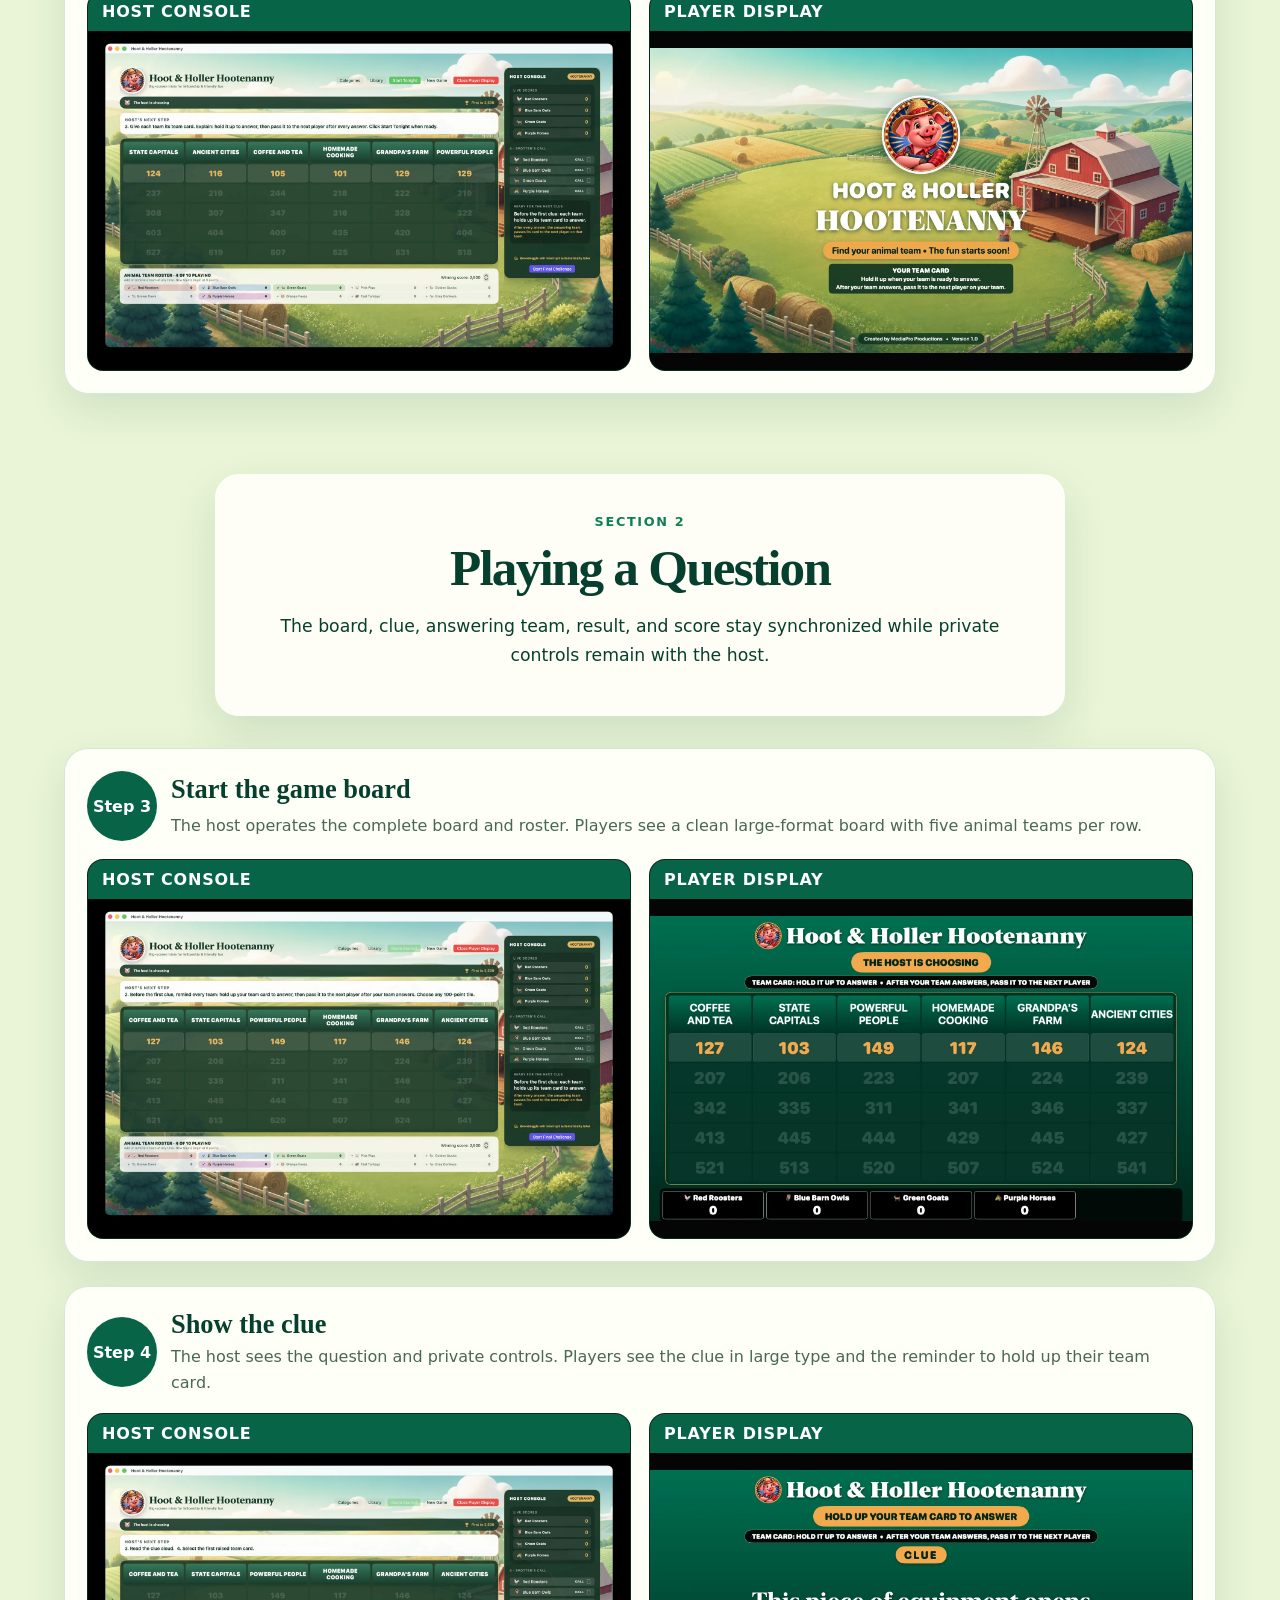
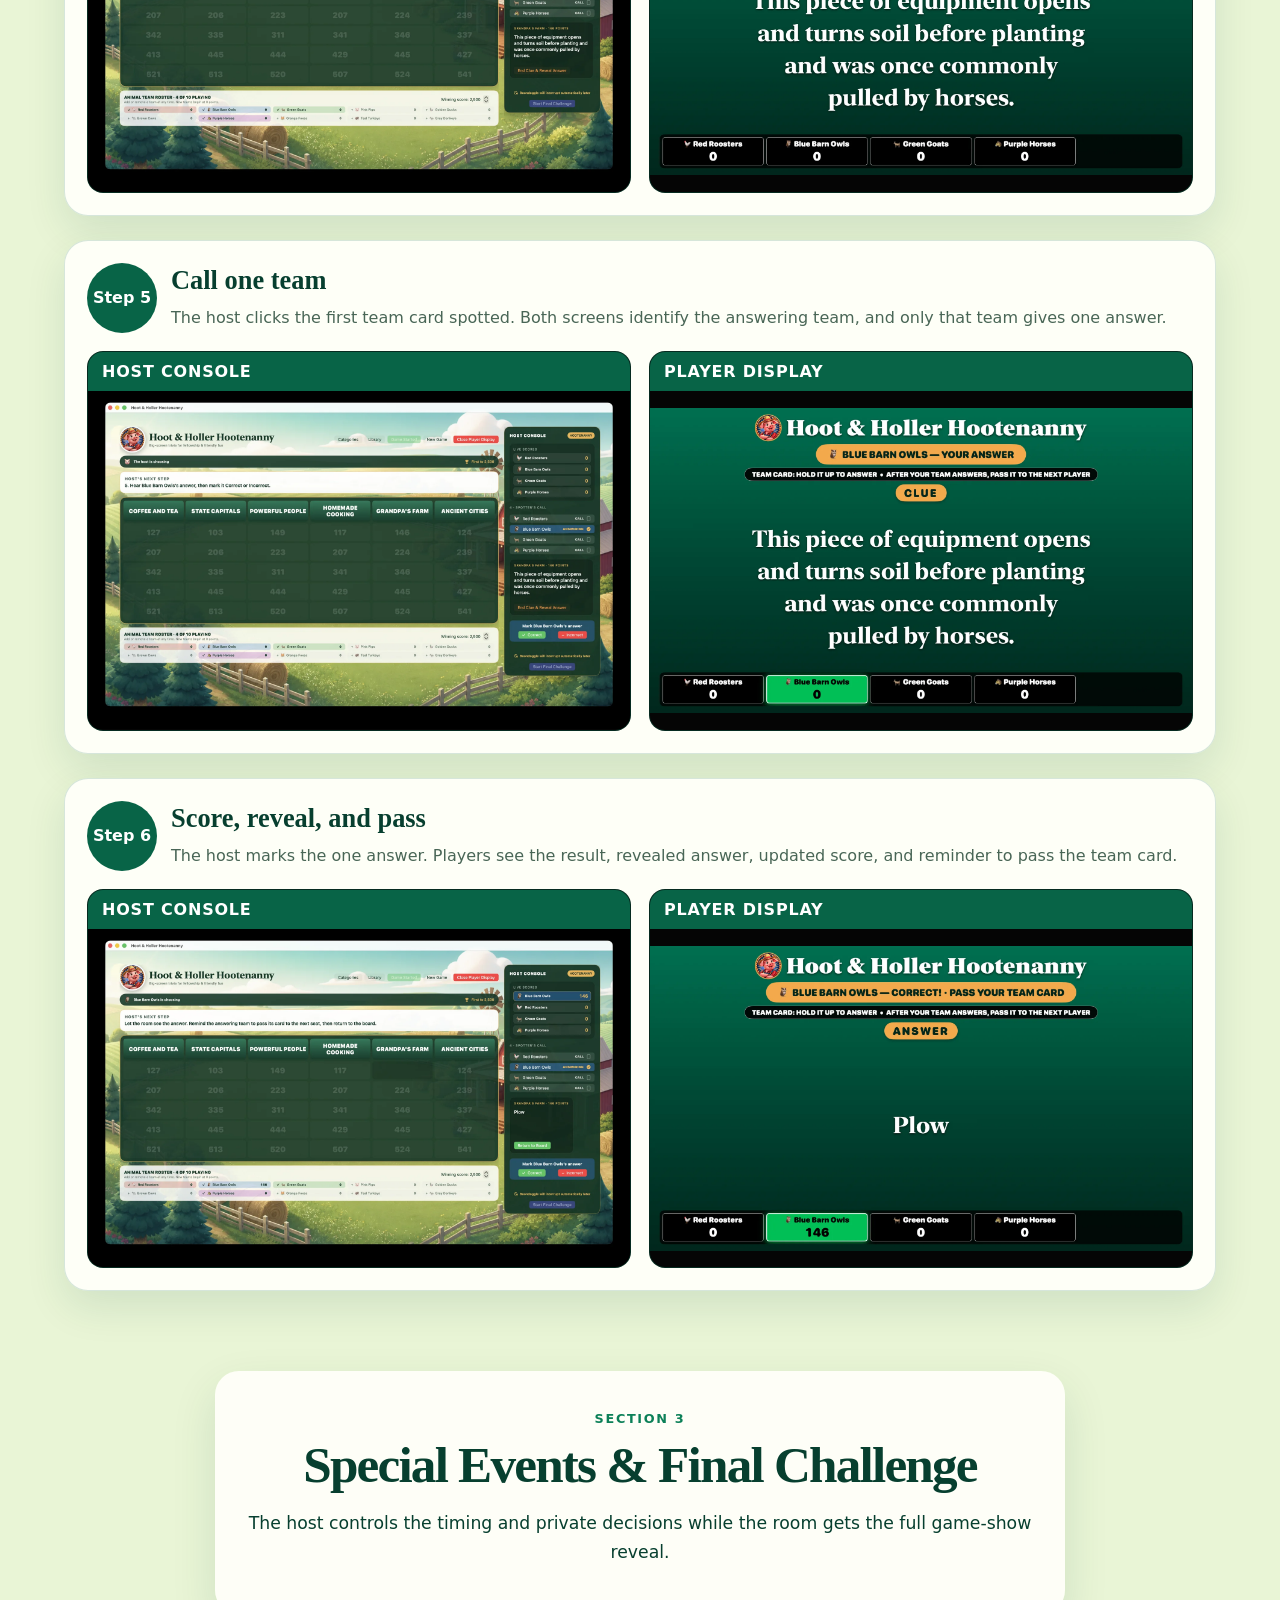
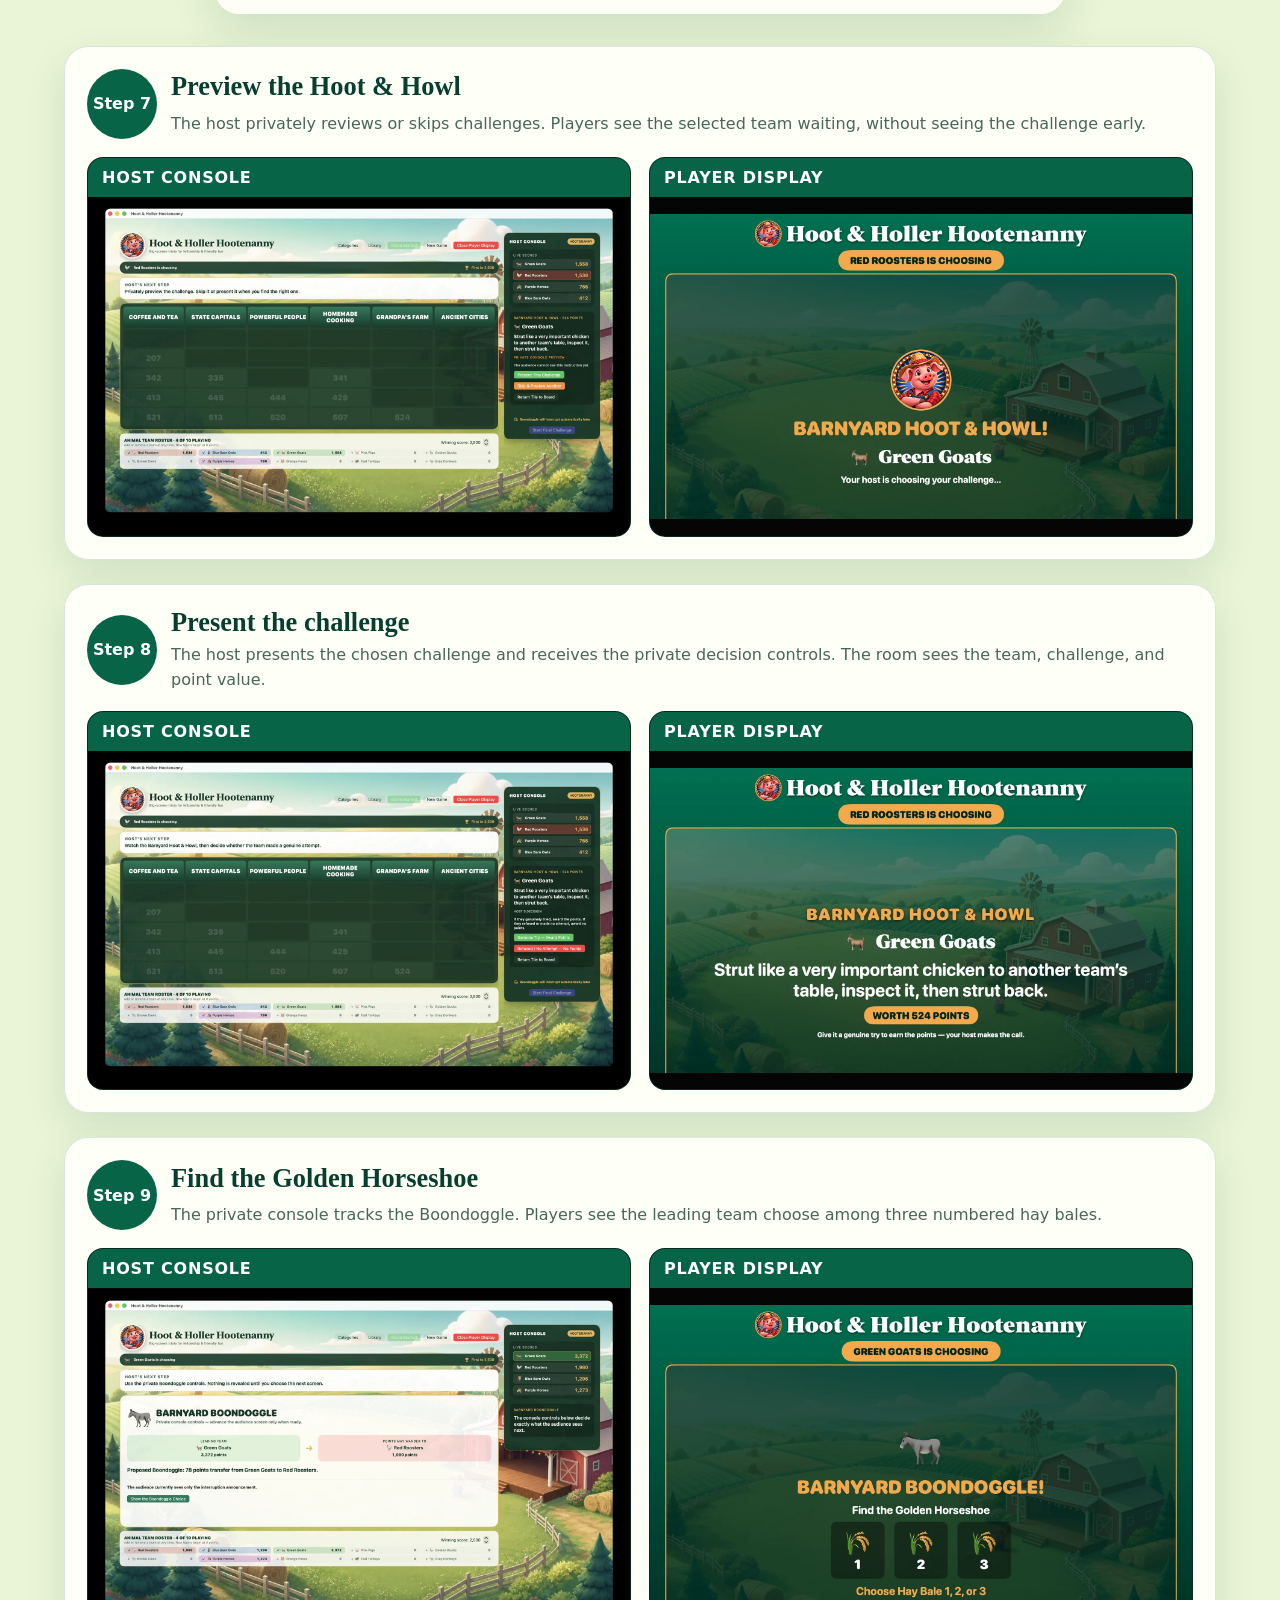
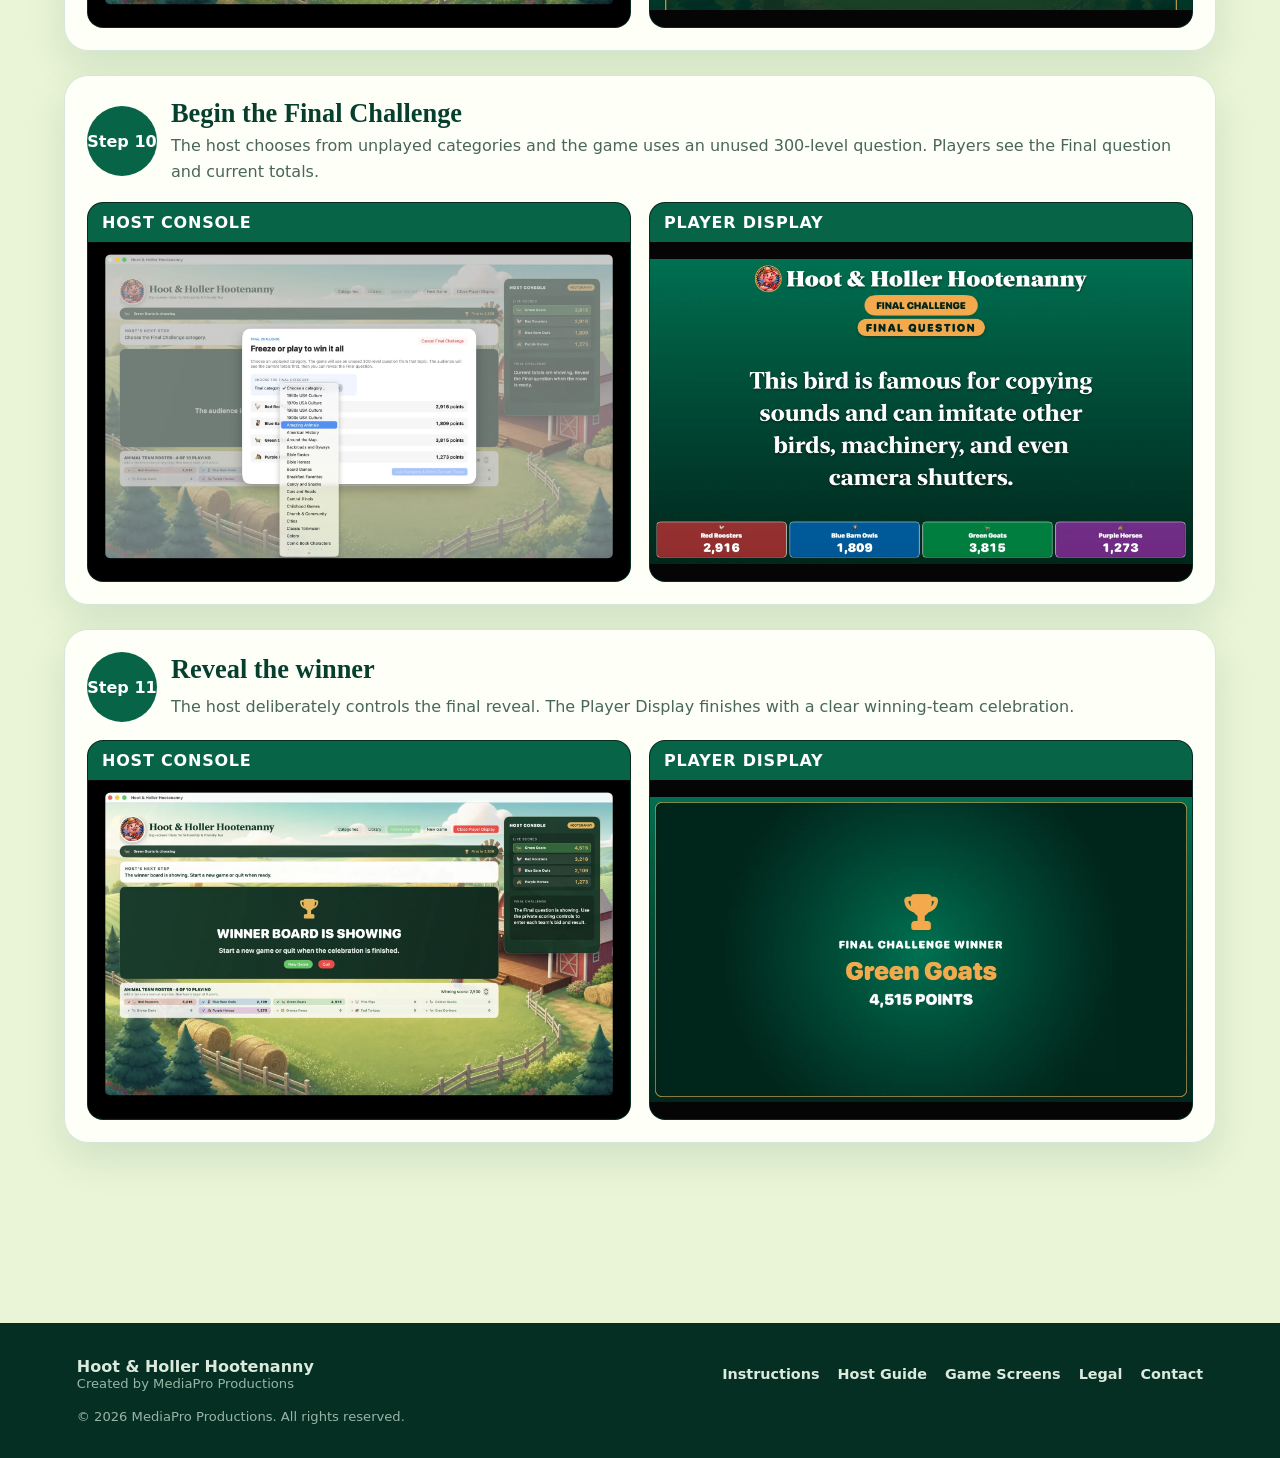
<file: screenshots.html>
<!doctype html><html lang="en"><head><meta charset="utf-8"><meta name="viewport" content="width=device-width,initial-scale=1"><meta name="description" content="See Hoot &amp; Holler Hootenanny from the Host Console and Player Display, step by step."><title>Game Screens | Hoot &amp; Holler Hootenanny</title><link rel="stylesheet" href="styles.css"><link rel="stylesheet" href="screenshots.css"><script defer src="site.js"></script></head>
<body class="guide-page game-art"><header class="site-header"><a class="brand" href="index.html"><img src="assets/hoot-mascot.png" alt=""><span>Hoot &amp; Holler Hootenanny</span></a><button class="menu" aria-expanded="false" aria-controls="nav">Menu</button><nav id="nav"><a href="index.html">Home</a><a href="how-to-play.html">How to Play</a><a href="host-guide.html">Host Guide</a><a aria-current="page" href="screenshots.html">Game Screens</a><a href="legal.html">Legal</a><a href="contact.html">Contact</a></nav></header>
<main><section class="page-hero screen-hero"><div><p class="eyebrow">Two screens working together</p><h1>See the Game in Action</h1><p class="lede">Each step pairs the private Host Console with the public Player Display, so you can see exactly what the host controls and what the room experiences.</p></div><img src="assets/hoot-mascot.png" alt="Hoot & Holler pig mascot"></section>
<section class="walkthrough" aria-label="Game screen walkthrough">
  <section class="walkthrough-section"><div class="walkthrough-heading"><p class="kicker">Section 1</p><h2>Getting Ready</h2><p>The players enjoy the welcome screen while the host privately prepares categories and teams.</p></div>
    <article class="screen-pair"><div class="pair-copy"><span>Step 1</span><h3>Choose tonight’s categories</h3><p>The host selects six topics and privately previews the available questions. The room sees only the welcoming farm scene.</p></div><figure><figcaption>Host Console</figcaption><a href="assets/screenshots/01-console-categories.webp"><img loading="lazy" src="assets/screenshots/01-console-categories.webp" alt="Host Console category selection with six topics selected"></a></figure><figure><figcaption>Player Display</figcaption><a href="assets/screenshots/02-player-welcome.webp"><img loading="lazy" src="assets/screenshots/02-player-welcome.webp" alt="Player welcome screen with farm, pig mascot, and team-card instructions"></a></figure></article>
    <article class="screen-pair"><div class="pair-copy"><span>Step 2</span><h3>Get every team ready</h3><p>The host confirms the active animal teams and explains the team card. The welcome screen remains undisturbed until Start Tonight is clicked.</p></div><figure><figcaption>Host Console</figcaption><a href="assets/screenshots/03-console-ready-to-start.webp"><img loading="lazy" src="assets/screenshots/03-console-ready-to-start.webp" alt="Host Console ready to start with teams and card instructions"></a></figure><figure><figcaption>Player Display</figcaption><a href="assets/screenshots/04-player-ready-to-start.webp"><img loading="lazy" src="assets/screenshots/04-player-ready-to-start.webp" alt="Player welcome screen remaining visible while the host prepares"></a></figure></article>
  </section>
  <section class="walkthrough-section"><div class="walkthrough-heading"><p class="kicker">Section 2</p><h2>Playing a Question</h2><p>The board, clue, answering team, result, and score stay synchronized while private controls remain with the host.</p></div>
    <article class="screen-pair"><div class="pair-copy"><span>Step 3</span><h3>Start the game board</h3><p>The host operates the complete board and roster. Players see a clean large-format board with five animal teams per row.</p></div><figure><figcaption>Host Console</figcaption><a href="assets/screenshots/05-console-game-board.webp"><img loading="lazy" src="assets/screenshots/05-console-game-board.webp" alt="Host Console at the start of the game board"></a></figure><figure><figcaption>Player Display</figcaption><a href="assets/screenshots/06-player-game-board.webp"><img loading="lazy" src="assets/screenshots/06-player-game-board.webp" alt="Public game board with categories, point values, and team scores"></a></figure></article>
    <article class="screen-pair"><div class="pair-copy"><span>Step 4</span><h3>Show the clue</h3><p>The host sees the question and private controls. Players see the clue in large type and the reminder to hold up their team card.</p></div><figure><figcaption>Host Console</figcaption><a href="assets/screenshots/07-console-question-selected.webp"><img loading="lazy" src="assets/screenshots/07-console-question-selected.webp" alt="Host Console after selecting a question"></a></figure><figure><figcaption>Player Display</figcaption><a href="assets/screenshots/08-player-question-displayed.webp"><img loading="lazy" src="assets/screenshots/08-player-question-displayed.webp" alt="Large public clue with team-card instructions"></a></figure></article>
    <article class="screen-pair"><div class="pair-copy"><span>Step 5</span><h3>Call one team</h3><p>The host clicks the first team card spotted. Both screens identify the answering team, and only that team gives one answer.</p></div><figure><figcaption>Host Console</figcaption><a href="assets/screenshots/09-console-team-called.webp"><img loading="lazy" src="assets/screenshots/09-console-team-called.webp" alt="Host Console with Blue Barn Owls called to answer"></a></figure><figure><figcaption>Player Display</figcaption><a href="assets/screenshots/10-player-team-answering.webp"><img loading="lazy" src="assets/screenshots/10-player-team-answering.webp" alt="Player Display highlighting Blue Barn Owls as the answering team"></a></figure></article>
    <article class="screen-pair"><div class="pair-copy"><span>Step 6</span><h3>Score, reveal, and pass</h3><p>The host marks the one answer. Players see the result, revealed answer, updated score, and reminder to pass the team card.</p></div><figure><figcaption>Host Console</figcaption><a href="assets/screenshots/11-console-correct-answer.webp"><img loading="lazy" src="assets/screenshots/11-console-correct-answer.webp" alt="Host Console after marking the answer correct"></a></figure><figure><figcaption>Player Display</figcaption><a href="assets/screenshots/12-player-correct-result.webp"><img loading="lazy" src="assets/screenshots/12-player-correct-result.webp" alt="Player result screen showing the answer and updated score"></a></figure></article>
  </section>
  <section class="walkthrough-section"><div class="walkthrough-heading"><p class="kicker">Section 3</p><h2>Special Events &amp; Final Challenge</h2><p>The host controls the timing and private decisions while the room gets the full game-show reveal.</p></div>
    <article class="screen-pair"><div class="pair-copy"><span>Step 7</span><h3>Preview the Hoot &amp; Howl</h3><p>The host privately reviews or skips challenges. Players see the selected team waiting, without seeing the challenge early.</p></div><figure><figcaption>Host Console</figcaption><a href="assets/screenshots/13-console-hoot-and-howl-preview.webp"><img loading="lazy" src="assets/screenshots/13-console-hoot-and-howl-preview.webp" alt="Host Console privately previewing a Hoot and Howl challenge"></a></figure><figure><figcaption>Player Display</figcaption><a href="assets/screenshots/14-player-hoot-and-howl-waiting.webp"><img loading="lazy" src="assets/screenshots/14-player-hoot-and-howl-waiting.webp" alt="Player Display announcing Green Goats while the host chooses a challenge"></a></figure></article>
    <article class="screen-pair"><div class="pair-copy"><span>Step 8</span><h3>Present the challenge</h3><p>The host presents the chosen challenge and receives the private decision controls. The room sees the team, challenge, and point value.</p></div><figure><figcaption>Host Console</figcaption><a href="assets/screenshots/15-console-hoot-and-howl-presented.webp"><img loading="lazy" src="assets/screenshots/15-console-hoot-and-howl-presented.webp" alt="Host Console after presenting the Hoot and Howl challenge"></a></figure><figure><figcaption>Player Display</figcaption><a href="assets/screenshots/16-player-hoot-and-howl-challenge.webp"><img loading="lazy" src="assets/screenshots/16-player-hoot-and-howl-challenge.webp" alt="Player Display showing Green Goats and their challenge"></a></figure></article>
    <article class="screen-pair"><div class="pair-copy"><span>Step 9</span><h3>Find the Golden Horseshoe</h3><p>The private console tracks the Boondoggle. Players see the leading team choose among three numbered hay bales.</p></div><figure><figcaption>Host Console</figcaption><a href="assets/screenshots/17-console-boondoggle.webp"><img loading="lazy" src="assets/screenshots/17-console-boondoggle.webp" alt="Host Console managing the Barnyard Boondoggle"></a></figure><figure><figcaption>Player Display</figcaption><a href="assets/screenshots/18-player-golden-horseshoe.webp"><img loading="lazy" src="assets/screenshots/18-player-golden-horseshoe.webp" alt="Player Display showing the Golden Horseshoe hay bales"></a></figure></article>
    <article class="screen-pair"><div class="pair-copy"><span>Step 10</span><h3>Begin the Final Challenge</h3><p>The host chooses from unplayed categories and the game uses an unused 300-level question. Players see the Final question and current totals.</p></div><figure><figcaption>Host Console</figcaption><a href="assets/screenshots/19-console-final-challenge-setup.webp"><img loading="lazy" src="assets/screenshots/19-console-final-challenge-setup.webp" alt="Host Console selecting the Final Challenge category"></a></figure><figure><figcaption>Player Display</figcaption><a href="assets/screenshots/20-player-final-question.webp"><img loading="lazy" src="assets/screenshots/20-player-final-question.webp" alt="Player Display showing the Final question and team totals"></a></figure></article>
    <article class="screen-pair"><div class="pair-copy"><span>Step 11</span><h3>Reveal the winner</h3><p>The host deliberately controls the final reveal. The Player Display finishes with a clear winning-team celebration.</p></div><figure><figcaption>Host Console</figcaption><a href="assets/screenshots/21-console-reveal-winner.webp"><img loading="lazy" src="assets/screenshots/21-console-reveal-winner.webp" alt="Host Console at the winner reveal stage"></a></figure><figure><figcaption>Player Display</figcaption><a href="assets/screenshots/22-player-winner-celebration.webp"><img loading="lazy" src="assets/screenshots/22-player-winner-celebration.webp" alt="Final Challenge winner celebration for Green Goats"></a></figure></article>
  </section>
</section></main><footer><div><strong>Hoot &amp; Holler Hootenanny</strong><span>Created by MediaPro Productions</span></div><nav><a href="how-to-play.html">Instructions</a><a href="host-guide.html">Host Guide</a><a href="screenshots.html">Game Screens</a><a href="legal.html">Legal</a><a href="contact.html">Contact</a></nav><p>© <span data-year></span> MediaPro Productions. All rights reserved.</p></footer></body></html>
</file>
<file: styles.css>
:root{color-scheme:light;--ink:#073f2f;--green:#086447;--green2:#0c8058;--mint:#dff4d0;--cream:#fffdf1;--gold:#f3b934;--red:#c74f3d;--card:rgba(255,255,245,.91);font-family:"Avenir Next",Avenir,Montserrat,system-ui,-apple-system,sans-serif;color:var(--ink);background:#e9f5d6}*{box-sizing:border-box}html{scroll-behavior:smooth}body{margin:0;min-height:100%;background:#f6f6e9}a{color:inherit}img{max-width:100%}.site-header{position:sticky;z-index:20;top:0;display:flex;align-items:center;justify-content:space-between;gap:24px;min-height:72px;padding:8px clamp(20px,5vw,72px);background:rgba(255,255,245,.92);border-bottom:1px solid rgba(8,100,71,.14);backdrop-filter:blur(14px)}.brand{display:flex;align-items:center;gap:11px;text-decoration:none;font-family:Georgia,serif;font-weight:800;font-size:clamp(1rem,2vw,1.35rem)}.brand img{width:48px;height:48px;object-fit:contain}.site-header nav{display:flex;gap:5px}.site-header nav a{padding:10px 14px;border-radius:999px;text-decoration:none;font-weight:750;font-size:.92rem}.site-header nav a:hover,.site-header nav a[aria-current=page]{color:#fff;background:var(--green)}.menu{display:none;border:0;border-radius:10px;padding:9px 13px;color:white;background:var(--green);font-weight:800}.home-hero{min-height:calc(100vh - 72px);display:grid;place-items:center;padding:clamp(28px,5vw,76px);background:linear-gradient(90deg,rgba(233,255,213,.95),rgba(233,255,213,.64) 48%,rgba(233,255,213,.05)),url("assets/farm-world.png") center/cover no-repeat}.hero-card{width:min(700px,100%);margin-right:auto;text-align:center;padding:clamp(28px,4vw,52px);border:2px solid rgba(243,185,52,.76);border-radius:36px;background:rgba(255,255,245,.86);box-shadow:0 28px 70px rgba(5,70,45,.21);backdrop-filter:blur(8px)}.hero-mascot{width:clamp(130px,17vw,210px);filter:drop-shadow(0 12px 15px rgba(36,81,42,.2))}.eyebrow,.kicker{margin:10px 0;color:var(--green2);font-weight:900;font-size:.8rem;letter-spacing:.13em;text-transform:uppercase}h1,h2{font-family:Georgia,Charter,serif;letter-spacing:-.035em}h1{margin:8px 0;font-size:clamp(3rem,7vw,6rem);line-height:.94}h2{font-size:clamp(2rem,4vw,3.4rem);line-height:1.05;margin:12px 0}h3{margin:8px 0;font-size:1.15rem}.lede{font-size:clamp(1.05rem,2vw,1.3rem);line-height:1.65;color:#315d49}.actions{display:flex;justify-content:center;gap:12px;flex-wrap:wrap;margin-top:24px}.button{display:inline-block;padding:13px 22px;border-radius:999px;text-decoration:none;font-weight:850}.primary{color:white;background:var(--green);box-shadow:0 9px 20px rgba(8,100,71,.2)}.secondary{color:var(--green);background:#fff;border:2px solid rgba(8,100,71,.25)}.credit,.small,.updated{font-size:.9rem;color:#5d7569}.content-band{padding:clamp(60px,8vw,110px) clamp(22px,7vw,110px)}.section-heading{max-width:820px;margin:0 auto 40px;text-align:center}.section-heading>p:last-child{font-size:1.15rem;line-height:1.7}.feature-grid,.rule-grid,.contact-links{display:grid;grid-template-columns:repeat(3,1fr);gap:20px;max-width:1180px;margin:auto}.feature-grid article,.rule-grid article,.contact-links article{padding:28px;border:1px solid rgba(8,100,71,.14);border-radius:22px;background:white;box-shadow:0 15px 35px rgba(8,75,53,.08)}.feature-icon{font-size:2.2rem}.feature-grid p,.rule-grid p,.contact-links p{line-height:1.6;color:#496656}.split-callout{display:grid;grid-template-columns:1fr 260px;align-items:center;gap:30px;padding:clamp(45px,7vw,90px) clamp(24px,10vw,150px);color:white;background:linear-gradient(135deg,#0a6e4d,#064532)}.split-callout>div{max-width:760px}.split-callout .eyebrow{color:#ffd66e}.split-callout p{font-size:1.12rem;line-height:1.7}.split-callout img{filter:drop-shadow(0 18px 18px rgba(0,0,0,.2))}.text-link{font-weight:900;color:var(--green2);text-decoration:none}.split-callout .text-link{color:#ffd66e}.game-art,.host-art,.lane-art{background-attachment:fixed;background-size:cover;background-position:center}.game-art{background-image:linear-gradient(rgba(246,250,232,.84),rgba(246,250,232,.93)),url("assets/farm-game-day.png")}.host-art{background-image:linear-gradient(rgba(244,250,231,.80),rgba(244,250,231,.94)),url("assets/farm-host-stage.png")}.lane-art{background-image:linear-gradient(rgba(255,253,240,.80),rgba(255,253,240,.94)),url("assets/farm-lane.png")}.page-hero{min-height:460px;display:grid;grid-template-columns:minmax(0,790px) 210px;align-items:center;justify-content:center;gap:36px;padding:70px 24px}.page-hero>div{padding:34px 42px;border-radius:28px;background:rgba(255,255,246,.83);box-shadow:0 20px 55px rgba(8,75,53,.12);backdrop-filter:blur(9px)}.page-hero h1{font-size:clamp(3.5rem,8vw,6.6rem)}.page-hero img{filter:drop-shadow(0 20px 20px rgba(8,75,53,.2))}.host-hero,.legal-hero{grid-template-columns:minmax(0,900px)}.article-wrap{display:grid;grid-template-columns:240px minmax(0,860px);align-items:start;justify-content:center;gap:38px;padding:0 24px 90px}.toc{position:sticky;top:96px;display:flex;flex-direction:column;padding:20px;border:1px solid rgba(8,100,71,.13);border-radius:18px;background:rgba(255,255,247,.91);box-shadow:0 12px 30px rgba(8,75,53,.08)}.toc strong{padding:8px 10px;color:var(--green)}.toc a{padding:8px 10px;border-radius:8px;text-decoration:none;font-size:.92rem}.toc a:hover{background:var(--mint)}.prose{padding:clamp(28px,5vw,62px);border-radius:28px;background:rgba(255,255,249,.94);box-shadow:0 20px 55px rgba(8,75,53,.12)}.prose section{scroll-margin-top:100px;padding:0 0 50px;margin:0 0 50px;border-bottom:1px solid rgba(8,100,71,.13)}.prose section:last-child{border:0;margin-bottom:0;padding-bottom:0}.prose p,.prose li{font-size:1.05rem;line-height:1.75;color:#365849}.prose a{color:var(--green2);font-weight:800}.steps{list-style:none;padding:0}.steps li{display:grid;grid-template-columns:48px 1fr;gap:17px;margin:25px 0}.steps li>span{display:grid;place-items:center;width:46px;height:46px;border-radius:50%;color:#fff;background:var(--green);font-weight:900;font-size:1.25rem}.steps h3{margin:0}.steps p{margin-top:5px}.note,.safety,.legal-note{display:grid;gap:7px;padding:21px 24px;margin:25px 0;border-radius:16px;border-left:6px solid var(--gold);background:#fff5cf}.safety{border-color:var(--green);background:#e5f5dc}.rule-grid{grid-template-columns:repeat(2,1fr);gap:14px}.rule-grid article{padding:20px}.rule-grid p{margin-bottom:0;font-size:.95rem}.prose code{padding:2px 6px;border-radius:6px;background:#edf1e5}.legal-copy h2{font-size:2.6rem}.legal-note{font-size:.92rem;color:#5e624f}.contact-main{min-height:calc(100vh - 72px);padding:clamp(50px,8vw,100px) 24px}.contact-card{display:grid;grid-template-columns:280px minmax(0,650px);align-items:center;justify-content:center;gap:55px;max-width:1100px;margin:auto;padding:clamp(30px,5vw,65px);border:2px solid rgba(243,185,52,.7);border-radius:32px;background:rgba(255,255,246,.9);box-shadow:0 25px 65px rgba(8,75,53,.15)}.contact-card h1{font-size:clamp(3rem,6vw,5rem)}.email-card{display:flex;flex-direction:column;gap:5px;margin:25px 0;padding:18px 22px;border-radius:16px;color:white;background:var(--green);text-decoration:none}.email-card span{font-size:.8rem;text-transform:uppercase;letter-spacing:.1em}.email-card strong{font-size:clamp(1rem,2.5vw,1.35rem)}.contact-links{margin-top:28px}footer{display:grid;grid-template-columns:1fr auto;gap:18px 30px;align-items:center;padding:34px clamp(22px,6vw,90px);color:#dbeadd;background:#052f23}footer div{display:flex;flex-direction:column}footer div span,footer p{font-size:.82rem;color:#99b4a7}footer nav{display:flex;gap:18px;flex-wrap:wrap}footer nav a{text-decoration:none;font-size:.9rem;font-weight:700}footer p{grid-column:1/-1;margin:0}@media(max-width:850px){.menu{display:block}.site-header nav{display:none;position:absolute;top:70px;left:16px;right:16px;flex-direction:column;padding:12px;border-radius:15px;background:#fffff5;box-shadow:0 18px 40px rgba(0,0,0,.15)}.site-header nav.open{display:flex}.home-hero{background-position:68% center}.feature-grid,.contact-links{grid-template-columns:1fr}.page-hero{grid-template-columns:1fr;text-align:center}.page-hero img{width:170px;margin:auto}.article-wrap{grid-template-columns:1fr}.toc{position:static}.contact-card{grid-template-columns:1fr;text-align:center}.contact-card>img{width:220px;margin:auto}.split-callout{grid-template-columns:1fr}.split-callout img{width:190px}.rule-grid{grid-template-columns:1fr}}@media(max-width:560px){.brand span{font-size:.9rem}.brand img{width:40px;height:40px}.hero-card{border-radius:24px}.page-hero>div,.prose{padding:25px}.actions{flex-direction:column}.button{text-align:center}footer{grid-template-columns:1fr}.site-header{padding-inline:14px}}
</file>
<file: screenshots.css>
.screen-hero { grid-template-columns: minmax(0, 860px) 210px; }
.walkthrough { max-width: 1500px; margin: auto; padding: 0 clamp(20px, 5vw, 72px) 100px; }
.walkthrough-section { scroll-margin-top: 90px; margin-bottom: 80px; }
.walkthrough-heading { max-width: 850px; margin: 0 auto 32px; text-align: center; padding: 30px; border-radius: 24px; background: rgba(255,255,249,.94); box-shadow: 0 18px 45px rgba(8,75,53,.12); }
.walkthrough-heading p:last-child { font-size: 1.08rem; line-height: 1.65; }
.screen-pair { display: grid; grid-template-columns: repeat(2,minmax(0,1fr)); gap: 18px; margin: 24px 0; padding: 22px; border: 1px solid rgba(8,100,71,.16); border-radius: 24px; background: rgba(255,255,249,.95); box-shadow: 0 16px 40px rgba(8,75,53,.11); }
.pair-copy { grid-column: 1/-1; display: grid; grid-template-columns: auto 1fr; column-gap: 14px; align-items: center; }
.pair-copy span { grid-row: 1/3; display: grid; place-items: center; min-width: 70px; height: 70px; border-radius: 50%; color: white; background: var(--green); font-weight: 900; }
.pair-copy h3 { font-family: Georgia,serif; font-size: 1.65rem; margin: 0; }
.pair-copy p { margin: 4px 0 0; line-height: 1.6; color: #496656; }
.screen-pair figure { margin: 0; overflow: hidden; border: 1px solid rgba(8,100,71,.2); border-radius: 16px; background: #061d16; }
.screen-pair figcaption { padding: 10px 14px; color: white; background: var(--green); font-weight: 900; letter-spacing: .05em; text-transform: uppercase; }
.screen-pair a { display: block; }
.screen-pair img { display: block; width: 100%; aspect-ratio: 16/10; object-fit: contain; background: #050505; transition: transform .2s ease; }
.screen-pair a:hover img { transform: scale(1.015); }
@media (max-width: 850px) { .screen-hero { grid-template-columns: 1fr; } .screen-pair { grid-template-columns: 1fr; } .pair-copy { grid-template-columns: 56px 1fr; } .pair-copy span { min-width: 52px; height: 52px; font-size: .82rem; } .pair-copy h3 { font-size: 1.35rem; } }
</file>
